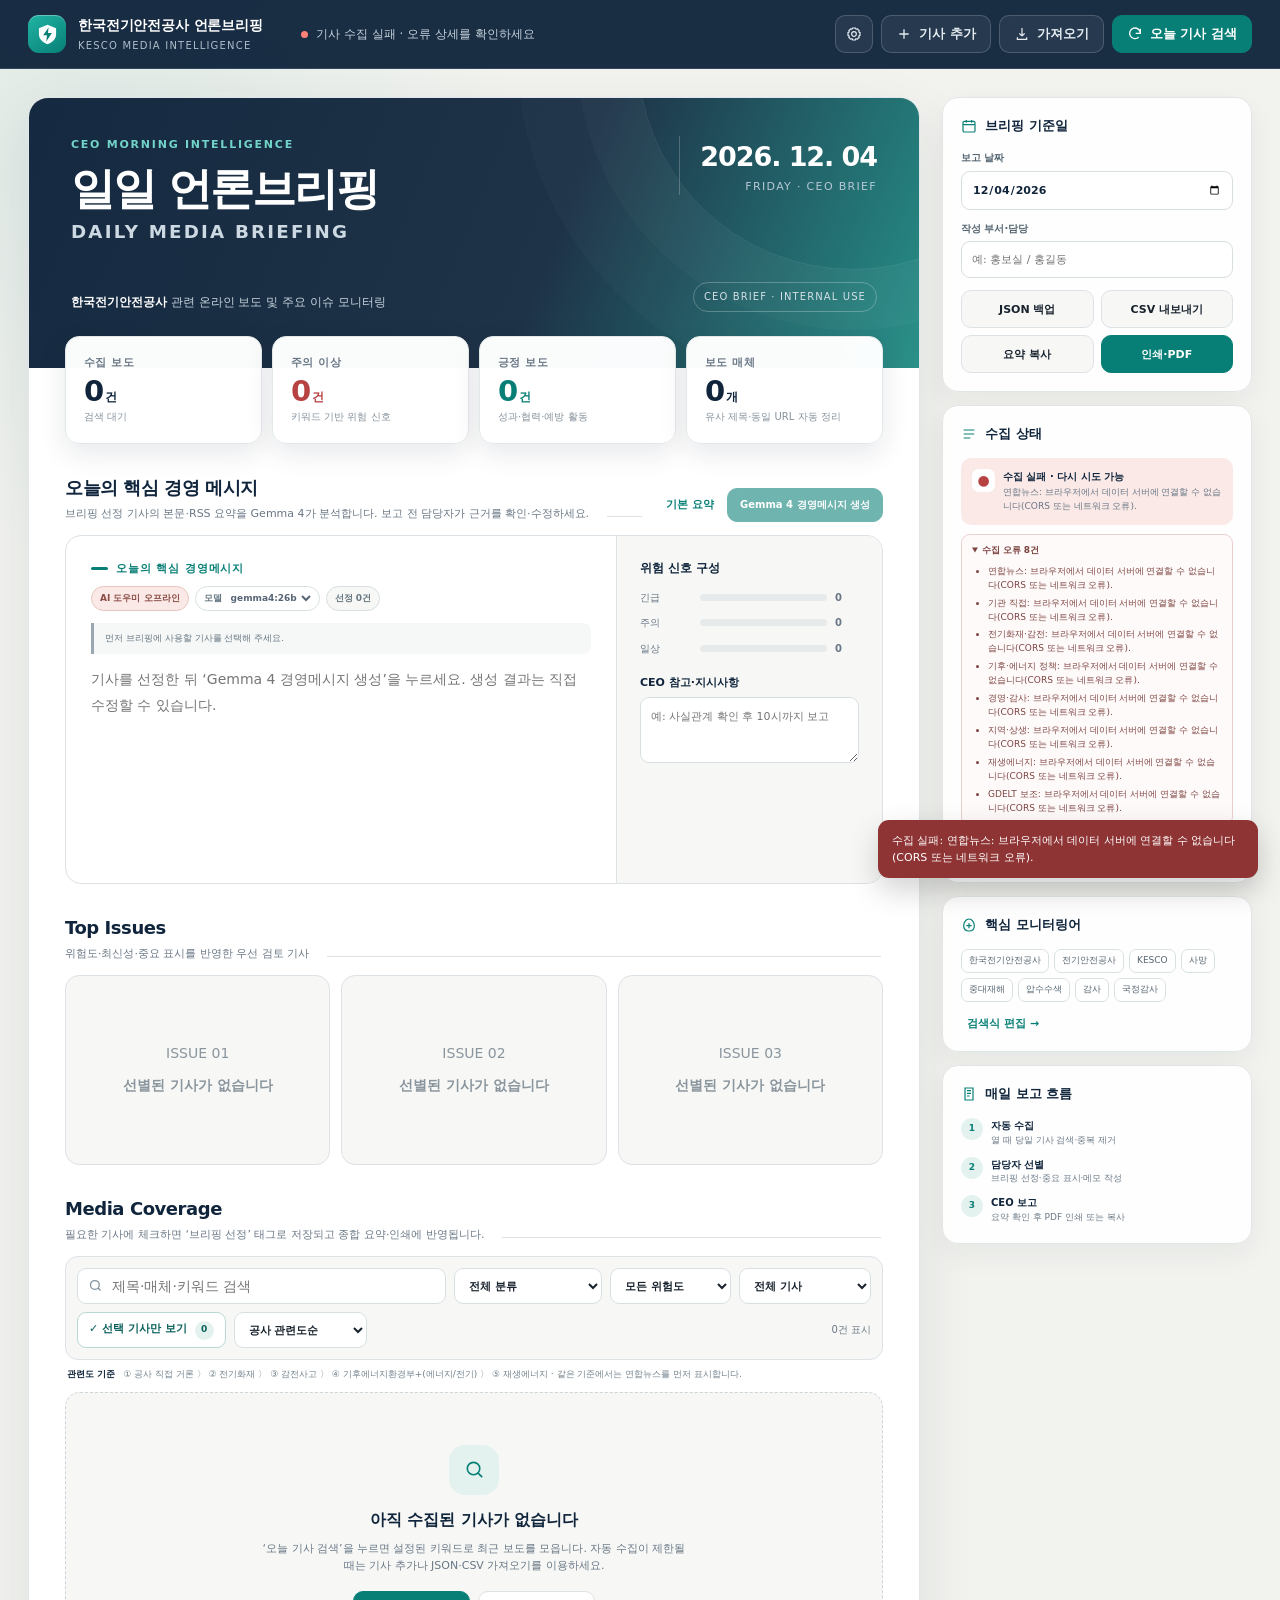
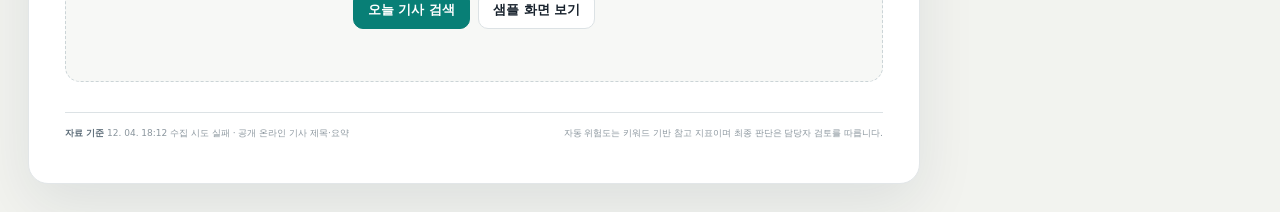
<file: legacy/kesco_media_briefing_original.html>
<!doctype html>
<html lang="ko">
<head>
  <meta charset="utf-8">
  <meta name="viewport" content="width=device-width, initial-scale=1">
  <meta name="color-scheme" content="light">
  <title>한국전기안전공사 CEO 언론브리핑</title>
  <style>
    :root {
      --navy: #10253c;
      --navy-2: #193752;
      --ink: #18222d;
      --muted: #697785;
      --line: #dce2e5;
      --paper: #ffffff;
      --canvas: #f2f3ef;
      --soft: #f7f8f6;
      --teal: #087f76;
      --teal-dark: #075f59;
      --teal-soft: #e4f2ef;
      --amber: #c97a16;
      --amber-soft: #fff2dc;
      --red: #b64242;
      --red-soft: #fae9e7;
      --blue: #326c9c;
      --blue-soft: #e8f0f7;
      --shadow: 0 20px 60px rgba(16, 37, 60, .09);
      --radius: 16px;
    }

    * { box-sizing: border-box; }
    html { scroll-behavior: smooth; }
    body {
      margin: 0;
      color: var(--ink);
      background:
        radial-gradient(circle at 8% 8%, rgba(8,127,118,.08), transparent 26rem),
        var(--canvas);
      font-family: Pretendard, "Noto Sans KR", "Apple SD Gothic Neo", system-ui, -apple-system, BlinkMacSystemFont, "Segoe UI", sans-serif;
      font-size: 14px;
      line-height: 1.55;
    }
    button, input, textarea, select { font: inherit; }
    button { cursor: pointer; }
    button:disabled { cursor: wait; opacity: .58; }
    a { color: inherit; }
    .sr-only {
      position: absolute; width: 1px; height: 1px; padding: 0; margin: -1px;
      overflow: hidden; clip: rect(0, 0, 0, 0); white-space: nowrap; border: 0;
    }

    .appbar {
      position: sticky;
      top: 0;
      z-index: 40;
      background: rgba(16, 37, 60, .96);
      color: #fff;
      border-bottom: 1px solid rgba(255,255,255,.12);
      backdrop-filter: blur(16px);
    }
    .appbar-inner {
      max-width: 1500px;
      min-height: 68px;
      margin: 0 auto;
      padding: 10px 28px;
      display: flex;
      align-items: center;
      gap: 18px;
    }
    .brand { display: flex; align-items: center; gap: 12px; min-width: 255px; }
    .brand-mark {
      width: 38px; height: 38px; border-radius: 11px;
      display: grid; place-items: center;
      background: linear-gradient(145deg, #20b4a4, #087f76);
      box-shadow: inset 0 1px rgba(255,255,255,.32);
    }
    .brand strong { display: block; font-size: 14px; letter-spacing: -.01em; }
    .brand small { display: block; margin-top: 1px; color: #aebdcb; font-size: 10px; letter-spacing: .12em; }
    .appbar-status {
      display: flex; align-items: center; gap: 8px;
      min-width: 0; color: #c6d2dd; font-size: 12px;
    }
    .status-dot { width: 7px; height: 7px; border-radius: 50%; background: #7b8c9c; flex: 0 0 auto; }
    .status-dot.live { background: #46d2af; box-shadow: 0 0 0 4px rgba(70,210,175,.12); }
    .status-dot.busy { background: #f5b852; animation: pulse 1s infinite; }
    .status-dot.error { background: #ff8178; }
    @keyframes pulse { 50% { opacity: .35; } }
    .appbar-actions { margin-left: auto; display: flex; align-items: center; gap: 8px; }
    .btn {
      min-height: 38px;
      padding: 8px 14px;
      border: 1px solid var(--line);
      border-radius: 10px;
      background: #fff;
      color: var(--ink);
      display: inline-flex;
      align-items: center;
      justify-content: center;
      gap: 7px;
      font-weight: 700;
      font-size: 13px;
      transition: transform .16s ease, background .16s ease, border-color .16s ease;
    }
    .btn:hover { transform: translateY(-1px); border-color: #bbc7cc; }
    .btn svg { width: 16px; height: 16px; }
    .btn-primary { background: var(--teal); color: #fff; border-color: var(--teal); }
    .btn-primary:hover { background: var(--teal-dark); border-color: var(--teal-dark); }
    .btn-ghost { color: #e4ebf0; background: rgba(255,255,255,.06); border-color: rgba(255,255,255,.18); }
    .btn-ghost:hover { background: rgba(255,255,255,.12); border-color: rgba(255,255,255,.30); }
    .btn-icon { width: 38px; padding: 0; }
    .btn-subtle { background: var(--soft); }
    .btn-danger { color: var(--red); }

    .workspace {
      max-width: 1500px;
      margin: 0 auto;
      padding: 28px;
      display: grid;
      grid-template-columns: minmax(0, 1fr) 310px;
      gap: 22px;
      align-items: start;
    }
    .report {
      min-width: 0;
      background: var(--paper);
      border: 1px solid #e2e6e8;
      border-radius: 20px;
      box-shadow: var(--shadow);
      overflow: hidden;
    }
    .report-masthead {
      position: relative;
      min-height: 270px;
      padding: 38px 42px 34px;
      color: #fff;
      background:
        linear-gradient(112deg, rgba(16,37,60,.98) 0%, rgba(16,37,60,.94) 58%, rgba(8,127,118,.88) 100%);
      overflow: hidden;
    }
    .report-masthead::before {
      content: "";
      position: absolute;
      width: 430px; height: 430px;
      border: 1px solid rgba(255,255,255,.09);
      border-radius: 50%; right: -150px; top: -260px;
      box-shadow: 0 0 0 60px rgba(255,255,255,.025), 0 0 0 120px rgba(255,255,255,.018);
    }
    .masthead-top { position: relative; display: flex; justify-content: space-between; align-items: flex-start; gap: 24px; }
    .eyebrow { margin: 0 0 13px; color: #72d4c8; font-weight: 800; font-size: 11px; letter-spacing: .16em; text-transform: uppercase; }
    .report-masthead h1 { margin: 0; font-size: clamp(30px, 3.4vw, 47px); line-height: 1.1; letter-spacing: -.045em; font-weight: 800; }
    .report-masthead h1 span { display: block; margin-top: 8px; color: #cdd9e2; font-size: .42em; letter-spacing: .12em; font-weight: 600; }
    .report-date-box { min-width: 170px; padding-left: 20px; border-left: 1px solid rgba(255,255,255,.22); text-align: right; }
    .report-date-box strong { display: block; font-size: 27px; letter-spacing: -.04em; }
    .report-date-box span { display: block; color: #b8c8d5; font-size: 11px; letter-spacing: .12em; }
    .masthead-bottom {
      position: relative;
      margin-top: 40px;
      display: flex; align-items: flex-end; justify-content: space-between; gap: 22px;
    }
    .scope-line { color: #c7d4de; font-size: 12px; }
    .scope-line strong { color: #fff; }
    .confidential { padding: 6px 10px; border: 1px solid rgba(255,255,255,.25); border-radius: 999px; color: #d6e0e7; font-size: 10px; letter-spacing: .11em; white-space: nowrap; }
    .demo-banner { display: none; padding: 10px 42px; background: #fff3cd; color: #674d00; font-weight: 700; border-bottom: 1px solid #f1d98a; }
    .demo-mode .demo-banner { display: block; }

    .report-body { padding: 30px 36px 42px; }
    .kpis {
      display: grid; grid-template-columns: repeat(4, 1fr); gap: 10px;
      margin-top: -62px; position: relative; z-index: 2;
    }
    .kpi {
      min-height: 108px;
      padding: 17px 18px;
      border: 1px solid #e2e7e8;
      border-radius: 14px;
      background: rgba(255,255,255,.98);
      box-shadow: 0 9px 28px rgba(8,31,51,.10);
    }
    .kpi-label { color: var(--muted); font-weight: 700; font-size: 11px; letter-spacing: .04em; }
    .kpi-value { margin: 4px 0 1px; font-size: 29px; line-height: 1.15; color: var(--navy); font-weight: 800; letter-spacing: -.04em; }
    .kpi-value small { margin-left: 2px; font-size: 12px; font-weight: 700; }
    .kpi-note { color: #85919c; font-size: 10px; }
    .kpi.risk .kpi-value { color: var(--red); }
    .kpi.positive .kpi-value { color: var(--teal); }

    .section { margin-top: 30px; }
    .section-heading { display: flex; align-items: flex-end; justify-content: space-between; gap: 16px; margin-bottom: 13px; }
    .section-heading h2 { margin: 0; color: var(--navy); font-size: 18px; letter-spacing: -.025em; }
    .section-heading p { margin: 3px 0 0; color: var(--muted); font-size: 11px; }
    .section-rule { flex: 1; height: 1px; margin: 0 2px 5px; background: var(--line); }
    .mini-action { border: 0; background: transparent; color: var(--teal); font-size: 11px; font-weight: 800; white-space: nowrap; }
    .summary-heading-actions { display: flex; align-items: center; gap: 7px; }
    .ai-generate-btn { min-height: 34px; padding: 7px 12px; font-size: 10px; }
    .summary-card {
      display: grid; grid-template-columns: 1.55fr .75fr;
      border: 1px solid var(--line); border-radius: var(--radius); overflow: hidden;
    }
    .summary-main { padding: 24px 25px; }
    .summary-label { display: flex; align-items: center; gap: 8px; margin-bottom: 11px; color: var(--teal); font-size: 11px; font-weight: 800; letter-spacing: .08em; }
    .summary-label::before { content: ""; width: 17px; height: 3px; background: var(--teal); border-radius: 9px; }
    .ai-summary-tools { display: flex; align-items: center; flex-wrap: wrap; gap: 6px; margin: -2px 0 12px; }
    .ai-pill { display: inline-flex; min-height: 25px; padding: 4px 8px; align-items: center; gap: 5px; border: 1px solid #d8e0e2; border-radius: 999px; background: var(--soft); color: #667782; font-size: 9px; font-weight: 800; }
    .ai-pill.online { color: #086b63; border-color: #b9ddd8; background: var(--teal-soft); }
    .ai-pill.offline { color: #8c4d45; border-color: #e5c6c1; background: var(--red-soft); }
    .ai-model-wrap { display: inline-flex; align-items: center; gap: 5px; min-height: 25px; padding: 3px 5px 3px 8px; border: 1px solid #d8e0e2; border-radius: 999px; background: #fff; color: #667782; font-size: 9px; font-weight: 800; }
    .ai-model-select { max-width: 145px; border: 0; outline: 0; background: transparent; color: var(--navy); font-size: 9px; font-weight: 800; }
    .ai-summary-status { margin: 0 0 13px; padding: 9px 11px; border-left: 3px solid #9aa8b1; border-radius: 0 8px 8px 0; background: #f6f8f8; color: #64747f; font-size: 9px; line-height: 1.5; }
    .ai-summary-status.ready { border-color: var(--teal); background: var(--teal-soft); color: #176b65; }
    .ai-summary-status.busy { border-color: var(--blue); background: var(--blue-soft); color: #315c7d; }
    .ai-summary-status.stale { border-color: var(--amber); background: var(--amber-soft); color: #7a5621; }
    .ai-summary-status.error { border-color: var(--red); background: var(--red-soft); color: #82463f; }
    .summary-editor {
      width: 100%; min-height: 185px; resize: none; overflow: hidden;
      border: 0; outline: 0; padding: 0; background: transparent;
      color: var(--ink); font-size: 14px; line-height: 1.8;
    }
    .print-summary { display: none; white-space: pre-wrap; font-size: 13px; line-height: 1.75; }
    .summary-side { padding: 23px; background: var(--soft); border-left: 1px solid var(--line); }
    .summary-side h3 { margin: 0 0 12px; color: var(--navy); font-size: 12px; }
    .risk-stack { display: grid; gap: 10px; }
    .risk-row { display: grid; grid-template-columns: 52px 1fr 24px; align-items: center; gap: 8px; font-size: 10px; color: var(--muted); }
    .risk-track { height: 7px; background: #e6eaeb; border-radius: 999px; overflow: hidden; }
    .risk-fill { height: 100%; border-radius: inherit; transition: width .3s ease; }
    .risk-fill.critical { background: var(--red); }
    .risk-fill.watch { background: var(--amber); }
    .risk-fill.routine { background: var(--teal); }
    .action-note { margin-top: 18px; }
    .action-note label { display: block; color: var(--navy); margin-bottom: 6px; font-size: 11px; font-weight: 800; }
    .action-note textarea {
      width: 100%; min-height: 66px; resize: vertical;
      padding: 10px; border: 1px solid #d8dfe1; border-radius: 9px; background: #fff; color: var(--ink); font-size: 11px;
    }
    .print-action-note { display: none; white-space: pre-wrap; font-size: 11px; }

    .issues-grid { display: grid; grid-template-columns: repeat(3, 1fr); gap: 11px; }
    .issue-card {
      min-height: 190px; padding: 18px;
      border: 1px solid var(--line); border-radius: 14px; background: #fff;
      display: flex; flex-direction: column; gap: 10px;
    }
    .issue-card.empty { background: var(--soft); color: #8a959d; justify-content: center; text-align: center; }
    .issue-head { display: flex; align-items: center; justify-content: space-between; gap: 8px; }
    .rank { color: #a0a9b0; font-size: 10px; font-weight: 800; letter-spacing: .08em; }
    .badge { display: inline-flex; align-items: center; gap: 4px; min-height: 22px; padding: 3px 8px; border-radius: 999px; font-size: 9px; font-weight: 800; white-space: nowrap; }
    .badge-critical { color: #8c2c2c; background: var(--red-soft); }
    .badge-watch { color: #8d570c; background: var(--amber-soft); }
    .badge-routine { color: #086b63; background: var(--teal-soft); }
    .badge-positive { color: #086b63; background: var(--teal-soft); }
    .badge-neutral { color: #536572; background: #edf0f1; }
    .badge-negative { color: #9d3737; background: var(--red-soft); }
    .badge-manual { color: #3d6284; background: var(--blue-soft); }
    .badge-relevance { color: #244f73; background: var(--blue-soft); border: 1px solid #cfdeea; }
    .badge-relevance.top { color: #086b63; background: var(--teal-soft); border-color: #c5e3de; }
    .badge-yonhap { color: #174a8b; background: #edf4ff; border: 1px solid #c9dbf5; }
    .badge-selected { color: #086b63; background: var(--teal-soft); border: 1px solid #b7ddd7; }
    .issue-card h3 { margin: 0; color: var(--navy); font-size: 14px; line-height: 1.45; letter-spacing: -.015em; }
    .issue-meta { margin-top: auto; color: var(--muted); font-size: 10px; }
    .issue-reason { padding-top: 9px; border-top: 1px solid #e7eaeb; color: #596a76; font-size: 10px; }

    .article-toolbar {
      display: flex; align-items: center; gap: 8px; flex-wrap: wrap;
      padding: 11px; border: 1px solid var(--line); border-radius: 13px; background: var(--soft);
    }
    .search-box { position: relative; min-width: 220px; flex: 1; }
    .search-box svg { position: absolute; left: 11px; top: 10px; width: 15px; height: 15px; color: #80909b; }
    .search-box input { width: 100%; height: 36px; padding: 7px 12px 7px 34px; border: 1px solid #d9e0e2; border-radius: 9px; background: #fff; outline: 0; }
    .search-box input:focus { border-color: var(--teal); box-shadow: 0 0 0 3px rgba(8,127,118,.10); }
    .control-select { height: 36px; padding: 6px 30px 6px 10px; border: 1px solid #d9e0e2; border-radius: 9px; background: #fff; color: var(--ink); font-size: 11px; font-weight: 700; }
    .selection-toggle { height: 36px; padding: 6px 11px; border: 1px solid #b9d8d4; border-radius: 9px; background: #fff; color: var(--teal-dark); font-size: 11px; font-weight: 800; white-space: nowrap; }
    .selection-toggle:hover { border-color: var(--teal); background: var(--teal-soft); }
    .selection-toggle.active { border-color: var(--teal); background: var(--teal); color: #fff; box-shadow: 0 4px 12px rgba(8,127,118,.18); }
    .selection-toggle strong { display: inline-grid; min-width: 19px; height: 19px; margin-left: 4px; padding: 0 5px; place-items: center; border-radius: 999px; background: var(--teal-soft); color: var(--teal-dark); font-size: 9px; }
    .selection-toggle.active strong { background: rgba(255,255,255,.2); color: #fff; }
    .count-label { margin-left: auto; color: var(--muted); font-size: 10px; white-space: nowrap; }
    .relevance-guide { display: flex; align-items: flex-start; gap: 8px; margin: 8px 2px 0; color: #71808a; font-size: 9px; }
    .relevance-guide strong { flex: 0 0 auto; color: var(--navy); }
    .articles { display: grid; gap: 9px; margin-top: 10px; }
    .article-card {
      display: grid; grid-template-columns: 27px minmax(0, 1fr) 84px;
      gap: 12px; padding: 15px 14px;
      border: 1px solid var(--line); border-radius: 13px; background: #fff;
      transition: border-color .16s ease, box-shadow .16s ease;
    }
    .article-card:hover { border-color: #bfcace; box-shadow: 0 7px 20px rgba(16,37,60,.06); }
    .article-card.included { border-color: #9ccfc9; box-shadow: inset 3px 0 0 var(--teal); }
    .article-card:not(.included) { background: #fcfdfd; }
    .include-check { appearance: none; width: 19px; height: 19px; margin: 3px 0 0; border: 1.5px solid #aeb9bf; border-radius: 6px; background: #fff; }
    .include-check:checked { background: var(--teal); border-color: var(--teal); box-shadow: inset 0 0 0 4px #fff; }
    .article-main { min-width: 0; }
    .article-badges { display: flex; align-items: center; flex-wrap: wrap; gap: 5px; margin-bottom: 6px; }
    .category-label { color: var(--blue); font-size: 9px; font-weight: 800; letter-spacing: .04em; }
    .article-title {
      display: inline; color: var(--navy); text-decoration: none; font-size: 14px; font-weight: 800; line-height: 1.45; letter-spacing: -.012em;
    }
    .article-title[href]:hover { color: var(--teal); text-decoration: underline; text-underline-offset: 3px; }
    .article-meta { display: flex; flex-wrap: wrap; align-items: center; gap: 5px 10px; margin-top: 7px; color: var(--muted); font-size: 10px; }
    .article-desc { margin: 7px 0 0; color: #687986; font-size: 10px; line-height: 1.55; display: -webkit-box; -webkit-line-clamp: 2; -webkit-box-orient: vertical; overflow: hidden; }
    .article-note { margin-top: 8px; width: 100%; padding: 7px 9px; border: 1px dashed #ccd5d8; border-radius: 8px; background: #fbfcfb; color: var(--ink); font-size: 10px; outline: 0; }
    .article-note:focus { border-style: solid; border-color: var(--teal); background: #fff; }
    .article-actions { display: flex; justify-content: flex-end; align-items: flex-start; gap: 4px; }
    .small-icon {
      width: 31px; height: 31px; padding: 0; border: 1px solid #dde2e4; border-radius: 8px; background: #fff; color: #798892; display: grid; place-items: center;
    }
    .small-icon:hover { color: var(--navy); border-color: #bfc9cd; }
    .small-icon.active { color: #b66a00; background: var(--amber-soft); border-color: #efcf9f; }
    .small-icon svg { width: 14px; height: 14px; }
    .empty-state { padding: 52px 24px; border: 1px dashed #cbd4d7; border-radius: 15px; background: var(--soft); text-align: center; }
    .empty-icon { width: 50px; height: 50px; margin: 0 auto 13px; border-radius: 16px; display: grid; place-items: center; color: var(--teal); background: var(--teal-soft); }
    .empty-state h3 { margin: 0; color: var(--navy); font-size: 16px; }
    .empty-state p { max-width: 430px; margin: 7px auto 17px; color: var(--muted); font-size: 11px; }
    .empty-actions { display: flex; justify-content: center; gap: 8px; flex-wrap: wrap; }

    .report-footer { margin-top: 30px; padding-top: 14px; border-top: 1px solid var(--line); display: flex; justify-content: space-between; gap: 18px; color: #8a959d; font-size: 9px; }
    .report-footer strong { color: #5c6c78; }

    .side-panel { position: sticky; top: 91px; display: grid; gap: 13px; }
    .side-card { padding: 18px; border: 1px solid #e0e5e6; border-radius: 16px; background: rgba(255,255,255,.90); box-shadow: 0 10px 30px rgba(16,37,60,.055); }
    .side-card h2 { display: flex; align-items: center; gap: 8px; margin: 0 0 14px; color: var(--navy); font-size: 13px; }
    .side-card h2 svg { width: 16px; color: var(--teal); }
    .field { margin-top: 11px; }
    .field:first-child { margin-top: 0; }
    .field label { display: block; margin-bottom: 5px; color: #546571; font-size: 10px; font-weight: 800; }
    .field input, .field select, .field textarea { width: 100%; padding: 9px 10px; border: 1px solid #d7dee0; border-radius: 9px; background: #fff; color: var(--ink); outline: 0; font-size: 11px; }
    .field input:focus, .field select:focus, .field textarea:focus { border-color: var(--teal); box-shadow: 0 0 0 3px rgba(8,127,118,.09); }
    .date-input { font-weight: 800; color: var(--navy) !important; }
    .side-actions { display: grid; grid-template-columns: 1fr 1fr; gap: 7px; margin-top: 12px; }
    .side-actions .btn { padding-inline: 8px; font-size: 11px; }
    .source-state { padding: 11px; border-radius: 10px; background: var(--soft); }
    .source-state.error { background: var(--red-soft); }
    .source-state.error .source-icon { color: var(--red); background: #fff; }
    .source-state.warning { background: var(--amber-soft); }
    .source-line { display: flex; align-items: flex-start; gap: 8px; }
    .source-icon { flex: 0 0 auto; width: 23px; height: 23px; border-radius: 7px; display: grid; place-items: center; background: var(--teal-soft); color: var(--teal); }
    .source-line strong { display: block; color: var(--navy); font-size: 10px; }
    .source-line span { display: block; margin-top: 1px; color: var(--muted); font-size: 9px; }
    .collection-errors { margin-top: 9px; padding: 9px 10px; border: 1px solid #ead0cd; border-radius: 9px; background: #fffafa; color: #7c4440; font-size: 9px; }
    .collection-errors summary { cursor: pointer; font-weight: 800; }
    .collection-errors ul { margin: 7px 0 0; padding-left: 16px; }
    .collection-errors li + li { margin-top: 4px; }
    .keyword-cloud { display: flex; flex-wrap: wrap; gap: 5px; }
    .keyword-chip { padding: 4px 7px; border: 1px solid #d9e1e2; border-radius: 7px; background: #fff; color: #52636f; font-size: 9px; }
    .side-card p.helper { margin: 10px 0 0; color: #82909a; font-size: 9px; }
    .workflow { display: grid; gap: 9px; }
    .workflow-step { display: grid; grid-template-columns: 22px 1fr; gap: 8px; }
    .workflow-step span { width: 22px; height: 22px; display: grid; place-items: center; border-radius: 50%; color: var(--teal); background: var(--teal-soft); font-size: 9px; font-weight: 800; }
    .workflow-step strong { display: block; color: var(--navy); font-size: 10px; }
    .workflow-step small { display: block; color: var(--muted); font-size: 9px; }

    .overlay {
      position: fixed; inset: 0; z-index: 80; padding: 24px;
      display: none; align-items: center; justify-content: center;
      background: rgba(5, 18, 31, .56); backdrop-filter: blur(5px);
    }
    .overlay.open { display: flex; }
    .modal {
      width: min(760px, 100%); max-height: min(840px, calc(100vh - 48px)); overflow: auto;
      border-radius: 20px; background: #fff; box-shadow: 0 30px 100px rgba(0,0,0,.23);
    }
    .modal.small { width: min(560px, 100%); }
    .modal-header { position: sticky; top: 0; z-index: 2; display: flex; align-items: center; justify-content: space-between; padding: 19px 22px; border-bottom: 1px solid var(--line); background: rgba(255,255,255,.97); }
    .modal-header h2 { margin: 0; color: var(--navy); font-size: 17px; }
    .close-btn { width: 34px; height: 34px; border: 0; border-radius: 9px; background: var(--soft); color: #657681; font-size: 20px; }
    .modal-body { padding: 22px; }
    .modal-footer { position: sticky; bottom: 0; display: flex; justify-content: flex-end; gap: 8px; padding: 15px 22px; border-top: 1px solid var(--line); background: rgba(255,255,255,.97); }
    .settings-section { margin-top: 24px; }
    .settings-section:first-child { margin-top: 0; }
    .settings-section h3 { margin: 0 0 5px; color: var(--navy); font-size: 13px; }
    .settings-section > p { margin: 0 0 12px; color: var(--muted); font-size: 10px; }
    .settings-grid { display: grid; grid-template-columns: 1fr 1fr; gap: 11px; }
    .setting-box { padding: 13px; border: 1px solid var(--line); border-radius: 11px; background: var(--soft); }
    .toggle-line { display: flex; align-items: flex-start; gap: 10px; }
    .toggle-line input { width: 17px; height: 17px; margin: 1px 0 0; accent-color: var(--teal); }
    .toggle-line strong { display: block; color: var(--navy); font-size: 11px; }
    .toggle-line small { display: block; color: var(--muted); font-size: 9px; }
    .query-list { display: grid; gap: 8px; }
    .query-row { display: grid; grid-template-columns: 22px 82px 1fr; align-items: center; gap: 8px; padding: 9px 10px; border: 1px solid var(--line); border-radius: 10px; }
    .query-row input[type="checkbox"] { width: 16px; height: 16px; accent-color: var(--teal); }
    .query-row label { color: var(--navy); font-size: 10px; font-weight: 800; }
    .query-row input[type="text"] { min-width: 0; width: 100%; padding: 7px 8px; border: 1px solid #d8dfe1; border-radius: 7px; color: var(--ink); font-size: 10px; }
    .security-note { margin-top: 10px; padding: 11px 12px; border-left: 3px solid var(--amber); background: var(--amber-soft); color: #755221; font-size: 9px; }
    .form-grid { display: grid; grid-template-columns: 1fr 1fr; gap: 11px; }
    .form-grid .full { grid-column: 1 / -1; }
    .required::after { content: " *"; color: var(--red); }

    .toast-region { position: fixed; z-index: 120; right: 22px; bottom: 22px; display: grid; gap: 8px; pointer-events: none; }
    .toast { min-width: 270px; max-width: 380px; padding: 12px 14px; border-radius: 11px; color: #fff; background: var(--navy); box-shadow: 0 12px 30px rgba(0,0,0,.18); font-size: 11px; animation: toast-in .18s ease; }
    .toast.error { background: #8f3434; }
    .toast.success { background: var(--teal-dark); }
    @keyframes toast-in { from { transform: translateY(7px); opacity: 0; } }
    .spinner { width: 14px; height: 14px; border: 2px solid rgba(255,255,255,.34); border-top-color: #fff; border-radius: 50%; animation: spin .8s linear infinite; }
    @keyframes spin { to { transform: rotate(360deg); } }

    @media (max-width: 1120px) {
      .workspace { grid-template-columns: 1fr; }
      .side-panel { position: static; grid-template-columns: repeat(3, 1fr); }
      .appbar-status { display: none; }
    }
    @media (max-width: 780px) {
      .appbar-inner { padding: 9px 14px; }
      .brand { min-width: 0; }
      .brand small, .appbar-actions .hide-mobile { display: none; }
      .workspace { padding: 12px; }
      .report { border-radius: 15px; }
      .report-masthead { min-height: 240px; padding: 28px 23px; }
      .report-date-box { min-width: 125px; }
      .report-date-box strong { font-size: 21px; }
      .masthead-bottom { margin-top: 32px; }
      .report-body { padding: 24px 18px 30px; }
      .kpis { grid-template-columns: repeat(2, 1fr); margin-top: -51px; }
      .summary-card { grid-template-columns: 1fr; }
      .summary-side { border-left: 0; border-top: 1px solid var(--line); }
      .issues-grid { grid-template-columns: 1fr; }
      .article-card { grid-template-columns: 24px minmax(0, 1fr); }
      .article-actions { grid-column: 2; justify-content: flex-start; }
      .side-panel { grid-template-columns: 1fr; }
      .settings-grid, .form-grid { grid-template-columns: 1fr; }
      .form-grid .full { grid-column: auto; }
      .query-row { grid-template-columns: 20px 72px 1fr; }
    }

    @page { size: A4; margin: 12mm 12mm 13mm; }
    @media print {
      :root { --line: #d5dadd; }
      body { background: #fff !important; color: #161d24; font-size: 10pt; -webkit-print-color-adjust: exact; print-color-adjust: exact; }
      .no-print, .appbar, .side-panel, .overlay, .toast-region, .article-toolbar, .article-actions, .include-check, .mini-action, .article-note { display: none !important; }
      .workspace { display: block; max-width: none; padding: 0; }
      .report { border: 0; border-radius: 0; box-shadow: none; overflow: visible; }
      .report-masthead { min-height: 48mm; padding: 13mm 12mm 11mm; border-radius: 0; }
      .report-masthead h1 { font-size: 26pt; }
      .report-masthead h1 span { font-size: 10pt; }
      .report-date-box strong { font-size: 16pt; }
      .masthead-bottom { margin-top: 9mm; }
      .demo-banner { padding: 3mm 10mm; }
      .report-body { padding: 7mm 7mm 0; }
      .kpis { grid-template-columns: repeat(4, 1fr); margin-top: -13mm; gap: 2mm; }
      .kpi { min-height: 24mm; padding: 3.2mm; border-radius: 2mm; box-shadow: 0 2mm 6mm rgba(16,37,60,.08); }
      .kpi-value { font-size: 18pt; }
      .section { margin-top: 6mm; }
      .section-heading { margin-bottom: 2.5mm; }
      .section-heading h2 { font-size: 12pt; }
      .summary-card { grid-template-columns: 1.55fr .75fr; border-radius: 2mm; break-inside: avoid; }
      .summary-main, .summary-side { padding: 4mm; }
      .summary-editor, .action-note textarea { display: none !important; }
      .print-summary, .print-action-note { display: block; }
      .issues-grid { grid-template-columns: repeat(3, 1fr); gap: 2mm; }
      .issue-card { min-height: 33mm; padding: 3mm; border-radius: 2mm; break-inside: avoid; }
      .issue-card h3 { font-size: 9.5pt; }
      .article-card { grid-template-columns: minmax(0, 1fr); padding: 3mm 3.5mm; border-radius: 2mm; break-inside: avoid; }
      .article-card:not(.included) { display: none !important; }
      .article-title { font-size: 9.5pt; }
      .article-desc { font-size: 7.5pt; -webkit-line-clamp: 2; }
      .article-meta { font-size: 7.5pt; }
      .articles { gap: 2mm; }
      .report-footer { font-size: 7pt; }
    }
  </style>
</head>
<body>
  <header class="appbar no-print">
    <div class="appbar-inner">
      <div class="brand" aria-label="한국전기안전공사 언론브리핑">
        <div class="brand-mark" aria-hidden="true">
          <svg viewBox="0 0 32 32" width="25" height="25" fill="none">
            <path d="M16 3.5 27 8v7.5c0 6.5-4.5 10.8-11 13-6.5-2.2-11-6.5-11-13V8l11-4.5Z" fill="white" fill-opacity=".98"/>
            <path d="m17.4 7-7 10.1h5l-1 7.9 7.2-11h-5.1l.9-7Z" fill="#087f76"/>
          </svg>
        </div>
        <div><strong>한국전기안전공사 언론브리핑</strong><small>KESCO MEDIA INTELLIGENCE</small></div>
      </div>
      <div class="appbar-status" aria-live="polite">
        <span id="statusDot" class="status-dot"></span>
        <span id="globalStatus">오늘 브리핑을 준비하고 있습니다</span>
      </div>
      <nav class="appbar-actions" aria-label="주요 작업">
        <button class="btn btn-ghost btn-icon" id="settingsBtn" title="검색 설정" aria-label="검색 설정">
          <svg viewBox="0 0 24 24" fill="none" stroke="currentColor" stroke-width="1.8"><path d="M12 15.5a3.5 3.5 0 1 0 0-7 3.5 3.5 0 0 0 0 7Z"/><path d="M19.4 15a1.7 1.7 0 0 0 .34 1.88l.06.06-2.83 2.83-.06-.06a1.7 1.7 0 0 0-1.88-.34 1.7 1.7 0 0 0-1.03 1.55V21h-4v-.08a1.7 1.7 0 0 0-1.03-1.55 1.7 1.7 0 0 0-1.88.34l-.06.06-2.83-2.83.06-.06A1.7 1.7 0 0 0 4.6 15a1.7 1.7 0 0 0-1.52-1H3v-4h.08A1.7 1.7 0 0 0 4.6 9a1.7 1.7 0 0 0-.34-1.88l-.06-.06 2.83-2.83.06.06A1.7 1.7 0 0 0 9 4.6 1.7 1.7 0 0 0 10 3.08V3h4v.08A1.7 1.7 0 0 0 15 4.6a1.7 1.7 0 0 0 1.88-.34l.06-.06 2.83 2.83-.06.06A1.7 1.7 0 0 0 19.4 9a1.7 1.7 0 0 0 1.52 1H21v4h-.08A1.7 1.7 0 0 0 19.4 15Z"/></svg>
        </button>
        <button class="btn btn-ghost hide-mobile" id="addArticleBtn">
          <svg viewBox="0 0 24 24" fill="none" stroke="currentColor" stroke-width="2"><path d="M12 5v14M5 12h14"/></svg>기사 추가
        </button>
        <button class="btn btn-ghost hide-mobile" id="importBtn">
          <svg viewBox="0 0 24 24" fill="none" stroke="currentColor" stroke-width="1.8"><path d="M12 3v12m0 0 4-4m-4 4-4-4M5 17v3h14v-3"/></svg>가져오기
        </button>
        <button class="btn btn-primary" id="refreshBtn" data-testid="refresh-news">
          <svg viewBox="0 0 24 24" fill="none" stroke="currentColor" stroke-width="2"><path d="M20 11a8 8 0 1 0-2.34 5.66M20 4v7h-7"/></svg><span>오늘 기사 검색</span>
        </button>
      </nav>
    </div>
  </header>

  <main class="workspace">
    <article class="report" id="report">
      <section class="report-masthead">
        <div class="masthead-top">
          <div>
            <p class="eyebrow">CEO Morning Intelligence</p>
            <h1>일일 언론브리핑<span>DAILY MEDIA BRIEFING</span></h1>
          </div>
          <div class="report-date-box">
            <strong id="mastheadDate">2026. 07. 15</strong>
            <span id="mastheadDay">WEDNESDAY · 08:00 KST</span>
          </div>
        </div>
        <div class="masthead-bottom">
          <div class="scope-line"><strong>한국전기안전공사</strong> 관련 온라인 보도 및 주요 이슈 모니터링</div>
          <div class="confidential">CEO BRIEF · INTERNAL USE</div>
        </div>
      </section>
      <div class="demo-banner">샘플 화면입니다. 실제 보고에 사용하기 전에 ‘오늘 기사 검색’을 실행하거나 실제 기사를 가져오세요.</div>

      <div class="report-body">
        <section class="kpis" aria-label="핵심 지표">
          <div class="kpi">
            <div class="kpi-label">수집 보도</div><div class="kpi-value" id="kpiTotal">0<small>건</small></div><div class="kpi-note" id="kpiTotalNote">검색 대기</div>
          </div>
          <div class="kpi risk">
            <div class="kpi-label">주의 이상</div><div class="kpi-value" id="kpiRisk">0<small>건</small></div><div class="kpi-note">키워드 기반 위험 신호</div>
          </div>
          <div class="kpi positive">
            <div class="kpi-label">긍정 보도</div><div class="kpi-value" id="kpiPositive">0<small>건</small></div><div class="kpi-note">성과·협력·예방 활동</div>
          </div>
          <div class="kpi">
            <div class="kpi-label">보도 매체</div><div class="kpi-value" id="kpiSources">0<small>개</small></div><div class="kpi-note" id="kpiSourceNote">중복 제목 자동 정리</div>
          </div>
        </section>

        <section class="section">
          <div class="section-heading">
            <div><h2>오늘의 핵심 경영 메시지</h2><p>브리핑 선정 기사의 본문·RSS 요약을 Gemma 4가 분석합니다. 보고 전 담당자가 근거를 확인·수정하세요.</p></div>
            <div class="section-rule"></div>
            <div class="summary-heading-actions no-print">
              <button class="mini-action" id="ruleSummaryBtn">기본 요약</button>
              <button class="btn btn-primary ai-generate-btn" id="generateAiSummaryBtn">Gemma 4 경영메시지 생성</button>
            </div>
          </div>
          <div class="summary-card">
            <div class="summary-main">
              <div class="summary-label">오늘의 핵심 경영메시지</div>
              <div class="ai-summary-tools no-print">
                <span class="ai-pill" id="aiConnectionState">AI 도우미 확인 중</span>
                <label class="ai-model-wrap" for="aiModelSelect">모델
                  <select class="ai-model-select" id="aiModelSelect"><option value="gemma4:26b">gemma4:26b</option><option value="gemma4:e4b">gemma4:e4b</option><option value="gemma4:e2b">gemma4:e2b</option></select>
                </label>
                <span class="ai-pill" id="aiCoverageState">선정 0건</span>
              </div>
              <div class="ai-summary-status no-print" id="aiSummaryStatus">원클릭 실행 파일로 AI 도우미를 시작하면 선정 기사 분석을 사용할 수 있습니다.</div>
              <textarea id="summaryEditor" class="summary-editor" aria-label="CEO 핵심 경영메시지" placeholder="기사를 선정한 뒤 ‘Gemma 4 경영메시지 생성’을 누르세요. 생성 결과는 직접 수정할 수 있습니다."></textarea>
              <div id="printSummary" class="print-summary"></div>
            </div>
            <aside class="summary-side">
              <h3>위험 신호 구성</h3>
              <div class="risk-stack">
                <div class="risk-row"><span>긴급</span><div class="risk-track"><div id="criticalBar" class="risk-fill critical" style="width:0"></div></div><strong id="criticalCount">0</strong></div>
                <div class="risk-row"><span>주의</span><div class="risk-track"><div id="watchBar" class="risk-fill watch" style="width:0"></div></div><strong id="watchCount">0</strong></div>
                <div class="risk-row"><span>일상</span><div class="risk-track"><div id="routineBar" class="risk-fill routine" style="width:0"></div></div><strong id="routineCount">0</strong></div>
              </div>
              <div class="action-note">
                <label for="actionNote">CEO 참고·지시사항</label>
                <textarea id="actionNote" placeholder="예: 사실관계 확인 후 10시까지 보고"></textarea>
                <div id="printActionNote" class="print-action-note"></div>
              </div>
            </aside>
          </div>
        </section>

        <section class="section">
          <div class="section-heading"><div><h2>Top Issues</h2><p>위험도·최신성·중요 표시를 반영한 우선 검토 기사</p></div><div class="section-rule"></div></div>
          <div class="issues-grid" id="topIssues"></div>
        </section>

        <section class="section" id="articlesSection">
          <div class="section-heading"><div><h2>Media Coverage</h2><p>필요한 기사에 체크하면 ‘브리핑 선정’ 태그로 저장되고 종합 요약·인쇄에 반영됩니다.</p></div><div class="section-rule"></div></div>
          <div class="article-toolbar no-print">
            <div class="search-box">
              <svg viewBox="0 0 24 24" fill="none" stroke="currentColor" stroke-width="2"><circle cx="11" cy="11" r="7"/><path d="m20 20-4-4"/></svg>
              <label class="sr-only" for="articleSearch">기사 내 검색</label>
              <input id="articleSearch" type="search" placeholder="제목·매체·키워드 검색">
            </div>
            <label class="sr-only" for="categoryFilter">분류 필터</label>
            <select id="categoryFilter" class="control-select"><option value="all">전체 분류</option></select>
            <label class="sr-only" for="riskFilter">위험도 필터</label>
            <select id="riskFilter" class="control-select">
              <option value="all">모든 위험도</option><option value="critical">긴급</option><option value="watch">주의</option><option value="routine">일상</option>
            </select>
            <label class="sr-only" for="selectionFilter">선정 상태 필터</label>
            <select id="selectionFilter" class="control-select"><option value="all">전체 기사</option><option value="selected">브리핑 선정만</option><option value="starred">중요 표시만</option><option value="unselected">미선정만</option></select>
            <button type="button" id="selectedOnlyBtn" class="selection-toggle" aria-pressed="false">✓ 선택 기사만 보기 <strong id="selectedOnlyCount">0</strong></button>
            <label class="sr-only" for="sortOrder">정렬</label>
            <select id="sortOrder" class="control-select"><option value="relevance">공사 관련도순</option><option value="priority">위험·중요도순</option><option value="newest">최신순</option><option value="source">매체순</option></select>
            <span class="count-label" id="visibleCount">0건 표시</span>
          </div>
          <div class="relevance-guide no-print"><strong>관련도 기준</strong><span>① 공사 직접 거론 〉 ② 전기화재 〉 ③ 감전사고 〉 ④ 기후에너지환경부+(에너지/전기) 〉 ⑤ 재생에너지 · 같은 기준에서는 연합뉴스를 먼저 표시합니다.</span></div>
          <div class="articles" id="articleList" data-testid="article-list"></div>
        </section>

        <footer class="report-footer">
          <div><strong>자료 기준</strong> <span id="footerTimestamp">수집 전</span> · 공개 온라인 기사 제목·요약</div>
          <div>자동 위험도는 키워드 기반 참고 지표이며 최종 판단은 담당자 검토를 따릅니다.</div>
        </footer>
      </div>
    </article>

    <aside class="side-panel no-print">
      <section class="side-card">
        <h2>
          <svg viewBox="0 0 24 24" fill="none" stroke="currentColor" stroke-width="1.8"><rect x="3" y="5" width="18" height="16" rx="2"/><path d="M16 3v4M8 3v4M3 10h18"/></svg>
          브리핑 기준일
        </h2>
        <div class="field"><label for="reportDate">보고 날짜</label><input id="reportDate" class="date-input" type="date"></div>
        <div class="field"><label for="preparedBy">작성 부서·담당</label><input id="preparedBy" type="text" placeholder="예: 홍보실 / 홍길동"></div>
        <div class="side-actions">
          <button class="btn btn-subtle" id="exportBtn">JSON 백업</button>
          <button class="btn btn-subtle" id="csvBtn">CSV 내보내기</button>
          <button class="btn btn-subtle" id="copySummaryBtn">요약 복사</button>
          <button class="btn btn-primary" id="printBtn">인쇄·PDF</button>
        </div>
      </section>

      <section class="side-card">
        <h2>
          <svg viewBox="0 0 24 24" fill="none" stroke="currentColor" stroke-width="1.8"><path d="M4 6h16M4 12h16M4 18h10"/></svg>
          수집 상태
        </h2>
        <div class="source-state" id="sourceStateBox">
          <div class="source-line">
            <div class="source-icon">●</div>
            <div><strong id="sourceStateTitle">검색 대기</strong><span id="sourceStateDetail">연합뉴스 RSS 우선 · Google 뉴스 보완</span></div>
          </div>
        </div>
        <details class="collection-errors" id="collectionErrors" hidden>
          <summary id="collectionErrorsSummary">수집 오류 상세</summary>
          <ul id="collectionErrorsList"></ul>
        </details>
        <p class="helper">페이지를 열어 둔 상태에서만 자동 검색됩니다. 결과는 이 브라우저에 날짜별로 저장됩니다.</p>
      </section>

      <section class="side-card">
        <h2>
          <svg viewBox="0 0 24 24" fill="none" stroke="currentColor" stroke-width="1.8"><path d="M20 13c0 5-3.5 8-8 8s-8-3-8-8 3.5-10 8-10 8 5 8 10Z"/><path d="M8 13h8M12 9v8"/></svg>
          핵심 모니터링어
        </h2>
        <div class="keyword-cloud" id="keywordCloud"></div>
        <button class="mini-action" id="editKeywordsBtn" style="margin-top:12px">검색식 편집 →</button>
      </section>

      <section class="side-card">
        <h2>
          <svg viewBox="0 0 24 24" fill="none" stroke="currentColor" stroke-width="1.8"><path d="M6 3h12v18H6zM9 7h6M9 11h6M9 15h4"/></svg>
          매일 보고 흐름
        </h2>
        <div class="workflow">
          <div class="workflow-step"><span>1</span><div><strong>자동 수집</strong><small>열 때 당일 기사 검색·중복 제거</small></div></div>
          <div class="workflow-step"><span>2</span><div><strong>담당자 선별</strong><small>브리핑 선정·중요 표시·메모 작성</small></div></div>
          <div class="workflow-step"><span>3</span><div><strong>CEO 보고</strong><small>요약 확인 후 PDF 인쇄 또는 복사</small></div></div>
        </div>
      </section>
    </aside>
  </main>

  <input id="fileInput" type="file" accept=".json,.csv,application/json,text/csv" hidden>

  <div class="overlay" id="settingsOverlay" role="dialog" aria-modal="true" aria-labelledby="settingsTitle">
    <div class="modal">
      <div class="modal-header"><h2 id="settingsTitle">검색 및 자동화 설정</h2><button class="close-btn" data-close="settingsOverlay" aria-label="닫기">×</button></div>
      <div class="modal-body">
        <section class="settings-section">
          <h3>매일 실행</h3>
          <p>HTML을 열었을 때 당일 저장본이 없으면 자동으로 새 기사를 검색합니다.</p>
          <div class="settings-grid">
            <div class="setting-box toggle-line"><input id="settingAutoRun" type="checkbox"><div><strong>하루 한 번 자동 검색</strong><small>브라우저가 닫혀 있으면 실행되지 않습니다.</small></div></div>
            <div class="setting-box"><div class="field"><label for="settingLookback">검색 기간</label><select id="settingLookback"><option value="24">최근 24시간</option><option value="48">최근 48시간</option><option value="72">최근 72시간</option><option value="168">최근 7일</option></select></div></div>
          </div>
        </section>

        <section class="settings-section">
          <h3>기사 검색식</h3>
          <p>분류별 검색식입니다. 체크를 해제하면 해당 검색은 실행하지 않습니다.</p>
          <div class="query-list" id="querySettings"></div>
        </section>

        <section class="settings-section">
          <h3>판별 키워드</h3>
          <p>쉼표로 구분합니다. 위험도·긍부정 분류는 제목과 기사 요약의 단어 일치에 기반합니다.</p>
          <div class="settings-grid">
            <div class="field"><label for="settingCoreKeywords">기관 핵심어</label><textarea id="settingCoreKeywords" rows="3"></textarea></div>
            <div class="field"><label for="settingRiskKeywords">위기·주의어</label><textarea id="settingRiskKeywords" rows="3"></textarea></div>
            <div class="field"><label for="settingPositiveKeywords">긍정어</label><textarea id="settingPositiveKeywords" rows="3"></textarea></div>
            <div class="field"><label for="settingExcludeKeywords">제외어</label><textarea id="settingExcludeKeywords" rows="3" placeholder="예: 동명이인, 채용공고"></textarea></div>
          </div>
        </section>

        <section class="settings-section">
          <h3>데이터 연결</h3>
          <p>연합뉴스 공식 RSS를 먼저 읽고 Google 뉴스 RSS로 보완하며, 수집 경로가 실패하면 GDELT 공개 기사 색인을 시도합니다.</p>
          <div class="setting-box toggle-line" style="margin-bottom:11px"><input id="settingYonhap" type="checkbox"><div><strong>연합뉴스 공식 RSS 우선 수집</strong><small>최근 종합 뉴스에서 지정 관련도 기준과 일치하는 기사만 반영합니다.</small></div></div>
          <div class="field"><label for="settingProxy">RSS 프록시 URL ({url} 위치에 원본 주소 삽입)</label><input id="settingProxy" type="url"></div>
          <div class="field"><label for="settingEndpoint">기관용 뉴스 API 프록시 URL (선택)</label><input id="settingEndpoint" type="text" placeholder="https://내부주소/news?q={query}&hours={hours}"></div>
          <div class="field"><label for="settingMaxRecords">검색식당 수집 상한</label><select id="settingMaxRecords"><option value="30">30건</option><option value="50">50건 (권장)</option><option value="75">75건</option><option value="100">100건</option></select></div>
          <div class="field"><label for="settingCollectionLimit">중복 제거 후 전체 수집 상한</label><select id="settingCollectionLimit"><option value="100">100건</option><option value="150">150건</option><option value="200">200건 (권장)</option><option value="300">300건</option></select></div>
          <div class="security-note">공개 프록시에는 검색어와 RSS 주소가 전달됩니다. 기관 내부·비공개 키워드나 API 비밀키를 이 HTML에 입력하지 마세요. 네이버 뉴스 API를 사용하려면 비밀키를 서버에 보관한 기관용 프록시 URL을 연결하는 방식을 권장합니다.</div>
        </section>
      </div>
      <div class="modal-footer"><button class="btn btn-subtle" id="resetSettingsBtn">기본값 복원</button><button class="btn" data-close="settingsOverlay">취소</button><button class="btn btn-primary" id="saveSettingsBtn">저장</button></div>
    </div>
  </div>

  <div class="overlay" id="articleOverlay" role="dialog" aria-modal="true" aria-labelledby="articleModalTitle">
    <div class="modal small">
      <div class="modal-header"><h2 id="articleModalTitle">기사 직접 추가</h2><button class="close-btn" data-close="articleOverlay" aria-label="닫기">×</button></div>
      <form id="articleForm">
        <div class="modal-body form-grid">
          <div class="field full"><label class="required" for="manualTitle">기사 제목</label><input id="manualTitle" required type="text"></div>
          <div class="field"><label class="required" for="manualSource">매체명</label><input id="manualSource" required type="text"></div>
          <div class="field"><label for="manualDate">보도 일시</label><input id="manualDate" type="datetime-local"></div>
          <div class="field full"><label for="manualUrl">기사 URL</label><input id="manualUrl" type="url" placeholder="https://"></div>
          <div class="field"><label for="manualCategory">분류</label><select id="manualCategory"></select></div>
          <div class="field"><label for="manualRisk">위험도</label><select id="manualRisk"><option value="auto">자동 판별</option><option value="critical">긴급</option><option value="watch">주의</option><option value="routine">일상</option></select></div>
          <div class="field full"><label for="manualDescription">기사 요약</label><textarea id="manualDescription" rows="4"></textarea></div>
        </div>
        <div class="modal-footer"><button type="button" class="btn" data-close="articleOverlay">취소</button><button type="submit" class="btn btn-primary">브리핑에 추가</button></div>
      </form>
    </div>
  </div>

  <div class="toast-region" id="toastRegion" aria-live="polite"></div>

  <script>
    (() => {
      "use strict";

      const ICONS = {
        star: '<svg viewBox="0 0 24 24" fill="none" stroke="currentColor" stroke-width="1.8"><path d="m12 3 2.8 5.7 6.2.9-4.5 4.4 1.1 6.2-5.6-2.9-5.6 2.9 1.1-6.2L3 9.6l6.2-.9L12 3Z"/></svg>',
        trash: '<svg viewBox="0 0 24 24" fill="none" stroke="currentColor" stroke-width="1.8"><path d="M4 7h16M9 7V4h6v3m-9 0 1 14h10l1-14M10 11v6M14 11v6"/></svg>',
        search: '<svg viewBox="0 0 24 24" width="23" height="23" fill="none" stroke="currentColor" stroke-width="1.7"><circle cx="11" cy="11" r="6.5"/><path d="m20 20-4.2-4.2"/></svg>'
      };

      const DEFAULT_SETTINGS = {
        settingsVersion: 2,
        autoRun: true,
        enableYonhap: true,
        lookback: 48,
        maxRecords: 50,
        collectionLimit: 200,
        aiModel: "gemma4:26b",
        proxy: "https://syndicate.fallible.net/feed_cors_proxy/{url}",
        endpoint: "",
        coreKeywords: ["한국전기안전공사", "전기안전공사", "KESCO"],
        riskKeywords: ["사망", "중대재해", "압수수색", "감사", "국정감사", "화재", "감전", "사고", "논란", "위반", "고발", "부실", "해킹", "정전", "피해", "징계"],
        positiveKeywords: ["수상", "협약", "성과", "혁신", "봉사", "지원", "캠페인", "예방", "확대", "우수", "개선", "안전문화"],
        excludeKeywords: ["채용공고"],
        queries: [
          { id: "direct", label: "기관 직접", enabled: true, query: '("한국전기안전공사" OR "전기안전공사" OR "KESCO")' },
          { id: "safety", label: "전기화재·감전", enabled: true, query: '("전기화재" OR "전기 화재" OR "감전사고" OR "감전 사고")' },
          { id: "policy", label: "기후·에너지 정책", enabled: true, query: '"기후에너지환경부" (에너지 OR 전기)' },
          { id: "management", label: "경영·감사", enabled: true, query: '("한국전기안전공사" OR "전기안전공사") (사장 OR 감사 OR 국정감사 OR 경영평가 OR 인사)' },
          { id: "community", label: "지역·상생", enabled: true, query: '("한국전기안전공사" OR "전기안전공사") (협약 OR 봉사 OR 지원 OR 캠페인 OR 지역)' },
          { id: "industry", label: "재생에너지", enabled: true, query: '("재생에너지" OR "신재생에너지")' }
        ]
      };

      const CATEGORY_COLORS = { direct: "#326c9c", safety: "#b64242", policy: "#70539b", management: "#c97a16", community: "#087f76", industry: "#397b62" };
      const RISK_LABELS = { critical: "긴급", watch: "주의", routine: "일상" };
      const SENTIMENT_LABELS = { positive: "긍정", neutral: "중립", negative: "부정" };
      const STORAGE_PREFIX = "kesco_media_briefing_v1_";
      const SETTINGS_KEY = "kesco_media_briefing_settings_v1";
      const LAST_AUTO_KEY = "kesco_media_briefing_last_auto_v2";
      const AI_API_BASE = location.protocol === "http:" && ["127.0.0.1", "localhost"].includes(location.hostname) && location.port === "8787" ? "/api" : "http://127.0.0.1:8787/api";
      const AI_SESSION_TOKEN = document.querySelector('meta[name="kesco-ai-token"]')?.content || new URLSearchParams(location.hash.slice(1)).get("ai") || "";

      let settings = loadSettings();
      let state = makeEmptyState(localDateKey());
      let filters = { text: "", category: "all", risk: "all", selection: "all", sort: "relevance" };
      let isSearching = false;
      let isAnalyzingSummary = false;
      let aiRequestSerial = 0;
      let aiAbortController = null;
      let aiServerState = { checking: true, online: false, models: [], defaultModel: "", error: "" };

      const $ = (id) => document.getElementById(id);
      const els = {};

      document.addEventListener("DOMContentLoaded", init);

      function init() {
        ["report", "statusDot", "globalStatus", "refreshBtn", "reportDate", "preparedBy", "mastheadDate", "mastheadDay", "kpiTotal", "kpiRisk", "kpiPositive", "kpiSources", "kpiTotalNote", "kpiSourceNote", "summaryEditor", "printSummary", "actionNote", "printActionNote", "aiConnectionState", "aiModelSelect", "aiCoverageState", "aiSummaryStatus", "generateAiSummaryBtn", "ruleSummaryBtn", "criticalBar", "watchBar", "routineBar", "criticalCount", "watchCount", "routineCount", "topIssues", "articleList", "articleSearch", "categoryFilter", "riskFilter", "selectionFilter", "selectedOnlyBtn", "selectedOnlyCount", "sortOrder", "visibleCount", "footerTimestamp", "sourceStateBox", "sourceStateTitle", "sourceStateDetail", "collectionErrors", "collectionErrorsSummary", "collectionErrorsList", "keywordCloud", "settingsOverlay", "articleOverlay", "querySettings", "toastRegion", "fileInput"].forEach(id => els[id] = $(id));

        state = loadDailyState(localDateKey());
        bindEvents();
        populateStaticControls();
        renderAll();
        autoResize(els.summaryEditor);
        window.setTimeout(checkAiServer, 120);

        const today = localDateKey();
        const skipAutoRun = new URLSearchParams(location.search).has("noauto");
        const shouldAutoRun = !skipAutoRun && settings.autoRun && !state.articles.length && localStorage.getItem(LAST_AUTO_KEY) !== today;
        if (shouldAutoRun) {
          window.setTimeout(() => runSearch(true), 450);
        } else if (state.articles.length) {
          setStatus("live", `${state.articles.length}건 저장본을 불러왔습니다`);
        } else {
          setStatus("idle", "검색 버튼을 눌러 오늘 브리핑을 시작하세요");
        }
      }

      function bindEvents() {
        $("settingsBtn").addEventListener("click", openSettings);
        $("editKeywordsBtn").addEventListener("click", openSettings);
        $("saveSettingsBtn").addEventListener("click", saveSettingsFromForm);
        $("resetSettingsBtn").addEventListener("click", resetSettingsForm);
        $("addArticleBtn").addEventListener("click", openArticleModal);
        $("articleForm").addEventListener("submit", addManualArticle);
        els.refreshBtn.addEventListener("click", () => runSearch(false));
        els.ruleSummaryBtn.addEventListener("click", () => { setRuleSummary(true); persistAndRender(); showToast("선정 기사 기준 기본 요약을 만들었습니다.", "success"); });
        els.generateAiSummaryBtn.addEventListener("click", generateAiManagementSummary);
        els.aiModelSelect.addEventListener("change", () => {
          settings.aiModel = els.aiModelSelect.value;
          state.summaryError = "";
          localStorage.setItem(SETTINGS_KEY, JSON.stringify(settings));
          saveDailyState();
          renderSummary();
        });
        els.summaryEditor.addEventListener("input", () => {
          state.summary = els.summaryEditor.value;
          state.summaryEdited = true;
          state.summaryMode = state.summaryMode === "ai" || state.summaryMode === "ai-edited" ? "ai-edited" : "manual";
          state.summaryError = "";
          els.printSummary.textContent = state.summary;
          autoResize(els.summaryEditor);
          saveDailyState();
          renderAiSummaryStatus();
        });
        els.actionNote.addEventListener("input", () => { state.actionNote = els.actionNote.value; els.printActionNote.textContent = state.actionNote || "별도 지시사항 없음"; saveDailyState(); });
        els.preparedBy.addEventListener("input", () => {
          state.preparedBy = els.preparedBy.value;
          saveDailyState();
          renderAiSummaryStatus();
        });
        els.reportDate.addEventListener("change", changeReportDate);
        els.articleSearch.addEventListener("input", () => { filters.text = els.articleSearch.value.trim().toLowerCase(); renderArticles(); });
        els.categoryFilter.addEventListener("change", () => { filters.category = els.categoryFilter.value; renderArticles(); });
        els.riskFilter.addEventListener("change", () => { filters.risk = els.riskFilter.value; renderArticles(); });
        els.selectionFilter.addEventListener("change", () => { filters.selection = els.selectionFilter.value; renderArticles(); });
        els.selectedOnlyBtn.addEventListener("click", () => {
          filters.selection = filters.selection === "selected" ? "all" : "selected";
          els.selectionFilter.value = filters.selection;
          renderArticles();
        });
        els.sortOrder.addEventListener("change", () => { filters.sort = els.sortOrder.value; renderArticles(); });
        els.articleList.addEventListener("change", handleArticleChange);
        els.articleList.addEventListener("click", handleArticleClick);
        els.articleList.addEventListener("input", handleArticleInput);
        $("importBtn").addEventListener("click", () => els.fileInput.click());
        els.fileInput.addEventListener("change", importFile);
        $("exportBtn").addEventListener("click", exportJson);
        $("csvBtn").addEventListener("click", exportCsv);
        $("copySummaryBtn").addEventListener("click", copySummary);
        $("printBtn").addEventListener("click", () => window.print());
        document.querySelectorAll("[data-close]").forEach(btn => btn.addEventListener("click", () => closeOverlay(btn.dataset.close)));
        document.querySelectorAll(".overlay").forEach(overlay => overlay.addEventListener("click", e => { if (e.target === overlay) closeOverlay(overlay.id); }));
        document.addEventListener("keydown", e => { if (e.key === "Escape") document.querySelectorAll(".overlay.open").forEach(o => closeOverlay(o.id)); });
        window.addEventListener("beforeprint", () => { els.printSummary.textContent = state.summary || "수집 기사 없음"; els.printActionNote.textContent = state.actionNote || "별도 지시사항 없음"; });
      }

      function populateStaticControls() {
        const options = settings.queries.map(q => `<option value="${escapeHtml(q.id)}">${escapeHtml(q.label)}</option>`).join("");
        els.categoryFilter.innerHTML = `<option value="all">전체 분류</option>${options}`;
        $("manualCategory").innerHTML = options;
      }

      function makeEmptyState(date) {
        return { date, articles: [], fetchedAt: "", lastAttemptAt: "", lastRunStatus: "idle", provider: "", preparedBy: "", summary: "", summaryEdited: false, summaryMode: "rule", summaryModel: "", summaryGeneratedAt: "", summaryInputSignature: "", summarySelectedCount: 0, summaryEvidenceIds: [], summaryEvidenceMap: [], summaryCoverage: null, summaryError: "", aiAnalysis: null, actionNote: "", demo: false, errors: [], warnings: [], duplicatesRemoved: 0, rawCollectedCount: 0 };
      }

      function localDateKey(date = new Date()) {
        const local = new Date(date.getTime() - date.getTimezoneOffset() * 60000);
        return local.toISOString().slice(0, 10);
      }

      function loadSettings() {
        try {
          const saved = JSON.parse(localStorage.getItem(SETTINGS_KEY));
          if (!saved) return structuredClone(DEFAULT_SETTINGS);
          const merged = { ...structuredClone(DEFAULT_SETTINGS), ...saved, queries: Array.isArray(saved.queries) ? saved.queries : structuredClone(DEFAULT_SETTINGS.queries) };
          if (Number(saved.settingsVersion || 0) < DEFAULT_SETTINGS.settingsVersion) {
            const savedById = new Map((Array.isArray(saved.queries) ? saved.queries : []).map(query => [query.id, query]));
            merged.maxRecords = Math.min(100, Math.max(50, Number(saved.maxRecords || 0)));
            merged.collectionLimit = Math.max(200, Number(saved.collectionLimit || 0));
            merged.queries = structuredClone(DEFAULT_SETTINGS.queries).map(query => ({
              ...query,
              enabled: savedById.has(query.id) ? savedById.get(query.id).enabled !== false : query.enabled
            }));
            merged.settingsVersion = DEFAULT_SETTINGS.settingsVersion;
            localStorage.setItem(SETTINGS_KEY, JSON.stringify(merged));
          }
          if (!merged.proxy || merged.proxy.includes("api.allorigins.win")) merged.proxy = DEFAULT_SETTINGS.proxy;
          const direct = merged.queries.find(q => q.id === "direct");
          if (direct && !direct.query.trim().startsWith("(")) direct.query = `(${direct.query})`;
          return merged;
        } catch { return structuredClone(DEFAULT_SETTINGS); }
      }

      function loadDailyState(date) {
        try {
          const saved = JSON.parse(localStorage.getItem(STORAGE_PREFIX + date));
          if (!saved) return makeEmptyState(date);
          return { ...makeEmptyState(date), ...saved, date, summaryMode: saved.summaryMode || (saved.summaryEdited ? "manual" : "rule"), articles: Array.isArray(saved.articles) ? saved.articles : [] };
        } catch { return makeEmptyState(date); }
      }

      function saveDailyState() {
        try { localStorage.setItem(STORAGE_PREFIX + state.date, JSON.stringify(state)); }
        catch { showToast("브라우저 저장 공간이 부족해 저장하지 못했습니다.", "error"); }
      }

      function renderAll() {
        renderHeader();
        renderMetrics();
        renderSummary();
        renderTopIssues();
        renderArticles();
        renderSidePanel();
      }

      function renderHeader() {
        const d = new Date(`${state.date}T12:00:00`);
        const ko = new Intl.DateTimeFormat("ko-KR", { year: "numeric", month: "2-digit", day: "2-digit" }).format(d).replace(/\. /g, ". ").replace(/\.$/, "");
        const day = new Intl.DateTimeFormat("en-US", { weekday: "long" }).format(d).toUpperCase();
        els.mastheadDate.textContent = ko;
        els.mastheadDay.textContent = `${day} · CEO BRIEF`;
        els.reportDate.value = state.date;
        els.preparedBy.value = state.preparedBy || "";
        els.report.classList.toggle("demo-mode", !!state.demo);
      }

      function renderMetrics() {
        const items = state.articles;
        const risk = items.filter(a => a.risk === "critical" || a.risk === "watch").length;
        const positive = items.filter(a => a.sentiment === "positive").length;
        const sources = new Set(items.map(a => a.source).filter(Boolean)).size;
        els.kpiTotal.innerHTML = `${items.length}<small>건</small>`;
        els.kpiRisk.innerHTML = `${risk}<small>건</small>`;
        els.kpiPositive.innerHTML = `${positive}<small>건</small>`;
        els.kpiSources.innerHTML = `${sources}<small>개</small>`;
        els.kpiTotalNote.textContent = state.fetchedAt ? `${settings.lookback}시간 · 원본 후보 ${state.rawCollectedCount || items.length}건` : "검색 대기";
        const selected = items.filter(a => a.included).length;
        els.kpiSourceNote.textContent = items.length ? `${selected}건 브리핑 선정 · 중복 ${state.duplicatesRemoved || 0}건 제거` : "유사 제목·동일 URL 자동 정리";
        const counts = { critical: 0, watch: 0, routine: 0 };
        items.forEach(a => counts[a.risk] = (counts[a.risk] || 0) + 1);
        const max = Math.max(items.length, 1);
        ["critical", "watch", "routine"].forEach(k => { els[`${k}Count`].textContent = counts[k]; els[`${k}Bar`].style.width = `${Math.round(counts[k] / max * 100)}%`; });
      }

      function renderSummary() {
        if (!state.summary && state.articles.length) refreshRuleSummaryIfNeeded();
        if (els.summaryEditor.value !== (state.summary || "")) els.summaryEditor.value = state.summary || "";
        if (els.actionNote.value !== (state.actionNote || "")) els.actionNote.value = state.actionNote || "";
        els.printSummary.textContent = state.summary || "수집 기사 없음";
        els.printActionNote.textContent = state.actionNote || "별도 지시사항 없음";
        autoResize(els.summaryEditor);
        renderAiSummaryStatus();
      }

      function generateSummary() {
        const items = state.articles.filter(a => a.included);
        if (!items.length) return "• 현재 CEO 보고 대상으로 선택된 기사가 없습니다.\n• 기사를 검색하거나 직접 추가한 뒤 포함 여부를 확인해 주세요.";
        const critical = items.filter(a => a.risk === "critical");
        const watch = items.filter(a => a.risk === "watch");
        const positive = items.filter(a => a.sentiment === "positive");
        const sources = new Set(items.map(a => a.source).filter(Boolean)).size;
        const top = [...items].sort(prioritySort)[0];
        const categories = countBy(items, "category");
        const topCategory = Object.entries(categories).sort((a,b) => b[1]-a[1])[0];
        const categoryLabel = settings.queries.find(q => q.id === topCategory?.[0])?.label || "주요 이슈";
        const lines = [
          `• 최근 ${settings.lookback}시간 기준 ${sources}개 매체의 관련 보도 ${items.length}건을 CEO 보고 대상으로 선별했습니다.`,
          `• 최우선 검토 보도는 「${top.title}」이며, ${RISK_LABELS[top.risk]} 단계로 분류했습니다.`,
          `• 보도 비중은 ${categoryLabel} 분야가 ${topCategory?.[1] || 0}건으로 가장 높고, 긴급 ${critical.length}건·주의 ${watch.length}건·긍정 ${positive.length}건입니다.`
        ];
        if (critical.length) lines.push("• 제언: 긴급 보도의 사실관계와 확산 추이를 우선 확인하고, 필요 시 주관 부서 메시지를 조기에 정렬할 필요가 있습니다.");
        else if (watch.length) lines.push("• 제언: 주의 보도의 추가 확산 여부를 모니터링하고 문의 대응용 핵심 사실을 사전 점검하는 것이 좋습니다.");
        else lines.push("• 제언: 즉시 대응이 필요한 위험 신호는 낮으며, 주요 성과 보도의 후속 확산 기회를 검토할 수 있습니다.");
        return lines.join("\n");
      }

      function setRuleSummary(force = false) {
        if (!force && state.summary && state.summaryMode !== "rule") return;
        state.summary = generateSummary();
        state.summaryEdited = false;
        state.summaryMode = "rule";
        state.summaryModel = "";
        state.summaryGeneratedAt = "";
        state.summaryInputSignature = "";
        state.summarySelectedCount = state.articles.filter(article => article.included).length;
        state.summaryEvidenceIds = [];
        state.summaryEvidenceMap = [];
        state.summaryCoverage = null;
        state.summaryError = "";
        state.aiAnalysis = null;
      }

      function refreshRuleSummaryIfNeeded() {
        if (state.summaryMode === "rule") setRuleSummary(true);
      }

      async function checkAiServer() {
        aiServerState = { ...aiServerState, checking: true, error: "" };
        renderAiSummaryStatus();
        try {
          const response = await fetchWithTimeout(`${AI_API_BASE}/health`, { headers: { Accept: "application/json" } }, 7000);
          const data = await response.json();
          if (!response.ok || !data.ok) throw new Error(data.error || `AI 도우미 응답 ${response.status}`);
          aiServerState = { checking: false, online: true, models: data.models || [], defaultModel: data.defaultModel || "", error: "" };
          populateAiModelOptions();
        } catch (error) {
          aiServerState = { checking: false, online: false, models: [], defaultModel: "", error: friendlyError(error) };
        }
        renderAiSummaryStatus();
      }

      function populateAiModelOptions() {
        const names = aiServerState.models.map(model => model.name).filter(Boolean);
        const fallbackNames = ["gemma4:26b", "gemma4:e4b", "gemma4:e2b"];
        const options = names.length ? names : fallbackNames;
        if (!options.includes(settings.aiModel)) settings.aiModel = aiServerState.defaultModel || options[0];
        els.aiModelSelect.innerHTML = options.map(name => `<option value="${escapeAttr(name)}">${escapeHtml(name)}</option>`).join("");
        els.aiModelSelect.value = settings.aiModel;
      }

      function renderAiSummaryStatus() {
        if (!els.aiSummaryStatus) return;
        const selected = state.articles.filter(article => article.included);
        const currentSignature = getSummaryInputSignature();
        const modelChanged = !!state.summaryModel && state.summaryModel !== settings.aiModel;
        const stale = ["ai", "ai-edited"].includes(state.summaryMode) && !!state.summaryInputSignature && (state.summaryInputSignature !== currentSignature || modelChanged);
        const coverage = state.summaryCoverage;

        els.aiModelSelect.value = [...els.aiModelSelect.options].some(option => option.value === settings.aiModel) ? settings.aiModel : els.aiModelSelect.value;
        els.aiModelSelect.disabled = isAnalyzingSummary || !aiServerState.online;
        if (coverage && ["ai", "ai-edited"].includes(state.summaryMode)) {
          const analyzed = coverage.selected ?? state.summarySelectedCount ?? 0;
          const rssCount = coverage.rssOnlyCount ?? coverage.summaryCount ?? 0;
          const extra = [
            coverage.metaOnlyCount ? `메타 ${coverage.metaOnlyCount}건` : "",
            coverage.noteOnlyCount ? `메모 ${coverage.noteOnlyCount}건` : "",
            coverage.titleOnlyCount ? `제목 ${coverage.titleOnlyCount}건` : "",
            coverage.failedCount ? `실패 ${coverage.failedCount}건` : ""
          ].filter(Boolean).join(" · ");
          els.aiCoverageState.textContent = `분석 ${analyzed}/선정 ${selected.length}건 · 본문 ${coverage.bodyCount || 0}건 · RSS ${rssCount}건${extra ? ` · ${extra}` : ""}`;
        } else {
          els.aiCoverageState.textContent = `선정 ${selected.length}건`;
        }

        els.aiConnectionState.classList.remove("online", "offline");
        if (aiServerState.checking) {
          els.aiConnectionState.textContent = "AI 도우미 확인 중";
        } else if (aiServerState.online && AI_SESSION_TOKEN) {
          els.aiConnectionState.classList.add("online");
          els.aiConnectionState.textContent = "Ollama 로컬 연결";
        } else {
          els.aiConnectionState.classList.add("offline");
          els.aiConnectionState.textContent = aiServerState.online ? "실행 인증 필요" : "AI 도우미 오프라인";
        }

        els.aiSummaryStatus.className = "ai-summary-status no-print";
        if (isAnalyzingSummary) {
          els.aiSummaryStatus.classList.add("busy");
          els.aiSummaryStatus.textContent = `${settings.aiModel}이 선정 기사 ${Math.min(selected.length, 20)}건의 본문을 수집하고 경영메시지를 분석 중입니다. 첫 실행은 수 분이 걸릴 수 있습니다.`;
        } else if (state.summaryError) {
          els.aiSummaryStatus.classList.add("error");
          els.aiSummaryStatus.textContent = state.summaryError;
        } else if (stale) {
          els.aiSummaryStatus.classList.add("stale");
          els.aiSummaryStatus.textContent = "선정 기사·메모 또는 분석 모델이 변경되었습니다. 기존 메시지는 유지되며, 최신 근거로 다시 생성하는 것이 좋습니다.";
        } else if (["ai", "ai-edited"].includes(state.summaryMode) && state.summaryGeneratedAt) {
          els.aiSummaryStatus.classList.add("ready");
          const edited = state.summaryMode === "ai-edited" ? " · 담당자 수정본" : "";
          const confidence = state.aiAnalysis?.confidence ? ` · 신뢰도 ${state.aiAnalysis.confidence}` : "";
          els.aiSummaryStatus.textContent = `${formatDateTime(state.summaryGeneratedAt)} 생성 · ${state.summaryModel} · 선정 ${state.summarySelectedCount}건${confidence}${edited}`;
        } else if (!selected.length) {
          els.aiSummaryStatus.textContent = "먼저 브리핑에 사용할 기사를 선택해 주세요.";
        } else if (!aiServerState.online || !AI_SESSION_TOKEN) {
          els.aiSummaryStatus.textContent = "start_kesco_briefing.command를 실행해 이 화면을 다시 열면 로컬 Gemma 4 분석을 사용할 수 있습니다.";
        } else {
          els.aiSummaryStatus.textContent = `선정 기사 ${selected.length}건이 준비됐습니다. Gemma 4 경영메시지 생성을 실행하세요.`;
        }

        els.generateAiSummaryBtn.disabled = isAnalyzingSummary || !selected.length || !aiServerState.online || !AI_SESSION_TOKEN;
        els.ruleSummaryBtn.disabled = isAnalyzingSummary;
        els.generateAiSummaryBtn.innerHTML = isAnalyzingSummary ? '<span class="spinner"></span><span>Gemma 4 분석 중</span>' : "Gemma 4 경영메시지 생성";
        els.generateAiSummaryBtn.title = !AI_SESSION_TOKEN ? "원클릭 실행 파일로 화면을 열어 주세요." : !selected.length ? "브리핑 기사를 먼저 선택해 주세요." : "선정 기사 본문과 RSS 요약을 분석합니다.";
      }

      async function generateAiManagementSummary() {
        const selectedAll = state.articles.filter(article => article.included).sort(relevanceSort);
        if (!selectedAll.length) { showToast("브리핑에 사용할 기사를 먼저 선택해 주세요.", "error"); return; }
        if (!aiServerState.online || !AI_SESSION_TOKEN) { state.summaryError = "AI 도우미가 연결되지 않았습니다. 원클릭 실행 파일로 다시 열어 주세요."; renderSummary(); return; }

        const selected = selectedAll.slice(0, 20);
        const requestId = ++aiRequestSerial;
        aiAbortController?.abort();
        aiAbortController = new AbortController();
        const requestDate = state.date;
        const inputSignature = getSummaryInputSignature();
        const originalSummary = state.summary;
        state.summaryError = "";
        isAnalyzingSummary = true;
        renderSummary();
        if (selectedAll.length > 20) showToast("관련도순 상위 20건을 AI 분석에 사용합니다.");

        try {
          const articles = selected.map((article, index) => {
            const relevance = getRelevance(article);
            return {
              id: `A${String(index + 1).padStart(2, "0")}`,
              title: article.title,
              source: article.source,
              url: article.url,
              pubDate: article.pubDate,
              description: article.description || "",
              note: article.note || "",
              relevance: relevance.rank < 99 ? `${relevance.rank}순위 · ${relevance.reasons.join(" · ")}` : "지정 기준 외",
              risk: RISK_LABELS[article.risk] || article.risk,
              starred: !!article.starred
            };
          });
          const response = await fetchWithTimeout(`${AI_API_BASE}/analyze`, {
            method: "POST",
            headers: {
              "Content-Type": "application/json",
              Accept: "application/json",
              "X-KESCO-App": "kesco-media-briefing-v1",
              "X-KESCO-Token": AI_SESSION_TOKEN
            },
            signal: aiAbortController.signal,
            body: JSON.stringify({ model: settings.aiModel, date: state.date, preparedBy: state.preparedBy || "", articles })
          }, 600_000);
          const data = await response.json().catch(() => ({}));
          if (!response.ok || !data.ok) throw new Error(data.error || `AI 분석 응답 ${response.status}`);
          if (requestId !== aiRequestSerial) return;
          if (state.date !== requestDate || getSummaryInputSignature() !== inputSignature || state.summary !== originalSummary) {
            throw new Error("분석 중 선정 기사·메모 또는 메시지가 변경되어 결과를 적용하지 않았습니다. 다시 실행해 주세요.");
          }

          state.aiAnalysis = data.analysis;
          state.summaryEvidenceMap = Array.isArray(data.articles) ? data.articles.map(article => ({
            id: article.id,
            title: article.title,
            source: article.source,
            basis: article.basis,
            error: article.error || ""
          })) : [];
          state.summary = formatAiAnalysis(data.analysis, state.summaryEvidenceMap);
          state.summaryEdited = false;
          state.summaryMode = "ai";
          state.summaryModel = data.model || settings.aiModel;
          state.summaryGeneratedAt = data.generatedAt || new Date().toISOString();
          state.summaryInputSignature = inputSignature;
          state.summarySelectedCount = selected.length;
          state.summaryEvidenceIds = selected.map((_, index) => `A${String(index + 1).padStart(2, "0")}`);
          state.summaryCoverage = data.stats || null;
          state.summaryError = "";
          saveDailyState();
          showToast(`Gemma 4가 선정 기사 ${selected.length}건을 분석했습니다.`, "success");
        } catch (error) {
          if (requestId !== aiRequestSerial) return;
          state.summaryError = friendlyError(error);
          showToast(`AI 분석 실패: ${state.summaryError}`, "error");
        } finally {
          if (requestId === aiRequestSerial) {
            isAnalyzingSummary = false;
            aiAbortController = null;
          }
          renderAll();
        }
      }

      function formatAiAnalysis(analysis, evidenceMap = []) {
        const lines = [analysis.managementMessage || "핵심 경영메시지를 생성하지 못했습니다."];
        if (analysis.situationSummary) lines.push("", "■ 핵심 상황", analysis.situationSummary);
        if (analysis.keyIssues?.length) {
          lines.push("", "■ 핵심 이슈");
          analysis.keyIssues.forEach((issue, index) => {
            const evidence = issue.articleIds?.length ? ` [근거 ${issue.articleIds.join(", ")}]` : "";
            lines.push(`${index + 1}. ${issue.title} (${issue.urgency})${evidence}`, `   ${issue.summary}`, `   경영 영향: ${issue.managementImpact}`);
          });
        }
        if (analysis.decisionPoints?.length) {
          lines.push("", "■ 경영 판단 포인트");
          analysis.decisionPoints.forEach(point => lines.push(`• ${point}`));
        }
        if (analysis.actionItems?.length) {
          lines.push("", "■ 확인·지시 필요사항");
          analysis.actionItems.forEach(item => {
            const evidence = item.articleIds?.length ? ` [근거 ${item.articleIds.join(", ")}]` : "";
            lines.push(`• [${item.priority}] ${item.action}${evidence}`);
          });
        }
        if (analysis.riskOutlook) lines.push("", "■ 위험 전망", analysis.riskOutlook);
        if (analysis.limitations?.length) lines.push("", `※ 분석 한계: ${analysis.limitations.join(" · ")}`);
        if (evidenceMap.length) {
          lines.push("", "■ 근거 기사");
          evidenceMap.forEach(article => lines.push(`${article.id}. ${article.title} (${article.source || "출처 미상"} · ${article.basis || "근거 미상"})`));
        }
        return lines.join("\n");
      }

      function getSummaryInputSignature() {
        const selected = state.articles.filter(article => article.included).sort(relevanceSort).slice(0, 20).map(article => ({
          article,
          stableKey: canonicalArticleUrl(article.url) || normalizedArticleTitle(article.title) || String(article.id || "")
        })).sort((a, b) => a.stableKey.localeCompare(b.stableKey, "ko"));
        const raw = JSON.stringify({
          preparedBy: state.preparedBy || "",
          articles: selected.map(({ article, stableKey }) => [stableKey, article.title, article.source, article.url, article.pubDate, article.description || "", article.note || "", article.risk, !!article.starred])
        });
        let hash = 2166136261;
        for (let index = 0; index < raw.length; index += 1) {
          hash ^= raw.charCodeAt(index);
          hash = Math.imul(hash, 16777619);
        }
        return `v2-${(hash >>> 0).toString(16)}-${selected.length}`;
      }

      function renderTopIssues() {
        const top = state.articles.filter(a => a.included).sort(prioritySort).slice(0, 3);
        els.topIssues.innerHTML = [0,1,2].map((_, i) => {
          const a = top[i];
          if (!a) return `<div class="issue-card empty"><div>ISSUE ${String(i+1).padStart(2,"0")}</div><strong>선별된 기사가 없습니다</strong></div>`;
          const reason = a.starred ? "담당자가 중요 기사로 표시했습니다." : a.risk === "critical" ? "강한 위기 키워드가 감지됐습니다." : a.risk === "watch" ? "주의 키워드가 감지됐습니다." : "최신성과 분류 비중을 반영했습니다.";
          return `<article class="issue-card">
            <div class="issue-head"><span class="rank">ISSUE ${String(i+1).padStart(2,"0")}</span><span class="badge badge-${a.risk}">${RISK_LABELS[a.risk]}</span></div>
            <h3>${escapeHtml(a.title)}</h3>
            <div class="issue-meta">${escapeHtml(a.source || "출처 미상")} · ${formatRelative(a.pubDate)}</div>
            <div class="issue-reason">${escapeHtml(reason)}</div>
          </article>`;
        }).join("");
      }

      function renderArticles() {
        const selectedCount = state.articles.filter(article => article.included).length;
        const selectedOnlyActive = filters.selection === "selected";
        els.selectedOnlyCount.textContent = selectedCount;
        els.selectedOnlyBtn.classList.toggle("active", selectedOnlyActive);
        els.selectedOnlyBtn.setAttribute("aria-pressed", String(selectedOnlyActive));
        els.selectedOnlyBtn.title = selectedOnlyActive ? "전체 기사 보기" : `선택한 기사 ${selectedCount}건만 보기`;
        let items = state.articles.filter(a => {
          const hay = `${a.title} ${a.source} ${a.description || ""} ${(a.matchedKeywords || []).join(" ")}`.toLowerCase();
          const selectionMatch = filters.selection === "all" || (filters.selection === "selected" && a.included) || (filters.selection === "starred" && a.starred) || (filters.selection === "unselected" && !a.included);
          return (!filters.text || hay.includes(filters.text)) && (filters.category === "all" || a.category === filters.category) && (filters.risk === "all" || a.risk === filters.risk) && selectionMatch;
        });
        if (filters.sort === "relevance") items.sort(relevanceSort);
        else if (filters.sort === "newest") items.sort((a,b) => dateValue(b.pubDate)-dateValue(a.pubDate));
        else if (filters.sort === "source") items.sort((a,b) => (a.source || "").localeCompare(b.source || "", "ko"));
        else items.sort(prioritySort);
        els.visibleCount.textContent = `${items.length}건 표시`;

        if (!state.articles.length) {
          els.articleList.innerHTML = `<div class="empty-state">
            <div class="empty-icon">${ICONS.search}</div><h3>아직 수집된 기사가 없습니다</h3>
            <p>‘오늘 기사 검색’을 누르면 설정된 키워드로 최근 보도를 모읍니다. 자동 수집이 제한될 때는 기사 추가나 JSON·CSV 가져오기를 이용하세요.</p>
            <div class="empty-actions"><button class="btn btn-primary" data-action="search">오늘 기사 검색</button><button class="btn" data-action="sample">샘플 화면 보기</button></div>
          </div>`;
          return;
        }
        if (!items.length) {
          els.articleList.innerHTML = `<div class="empty-state"><h3>조건에 맞는 기사가 없습니다</h3><p>검색어나 필터를 초기화해 보세요.</p><div class="empty-actions"><button class="btn" data-action="clear-filters">필터 초기화</button></div></div>`;
          return;
        }

        els.articleList.innerHTML = items.map(a => {
          const category = settings.queries.find(q => q.id === a.category)?.label || "기타";
          const relevance = getRelevance(a);
          const href = safeUrl(a.url);
          const titleEl = href ? `<a class="article-title" href="${escapeAttr(href)}" target="_blank" rel="noopener noreferrer">${escapeHtml(a.title)}</a>` : `<span class="article-title">${escapeHtml(a.title)}</span>`;
          const relevanceBadge = relevance.rank < 99 ? `관련 ${relevance.rank}순위` : "관련 기준 외";
          const badges = [`<span class="badge badge-relevance ${relevance.rank <= 2 ? "top" : ""}" title="${escapeAttr(`${relevance.label} · ${relevance.reasons.join(" · ")}`)}">${escapeHtml(relevanceBadge)}</span>`, `<span class="badge badge-${a.risk}">${RISK_LABELS[a.risk]}</span>`, `<span class="badge badge-${a.sentiment}">${SENTIMENT_LABELS[a.sentiment]}</span>`];
          if (isYonhapArticle(a)) badges.unshift('<span class="badge badge-yonhap">연합뉴스 우선</span>');
          if (a.included) badges.push('<span class="badge badge-selected">브리핑 선정</span>');
          if (a.manual) badges.push('<span class="badge badge-manual">직접 추가</span>');
          if (a.isDemo) badges.push('<span class="badge badge-watch">샘플</span>');
          return `<article class="article-card ${a.included ? "included" : ""}" data-id="${escapeAttr(a.id)}">
            <input class="include-check" type="checkbox" aria-label="브리핑 선정" title="브리핑 선정" data-action="include" ${a.included ? "checked" : ""}>
            <div class="article-main">
              <div class="article-badges"><span class="category-label" style="color:${CATEGORY_COLORS[a.category] || "#326c9c"}">${escapeHtml(category)}</span>${badges.join("")}</div>
              ${titleEl}
              <div class="article-meta"><strong>${escapeHtml(a.source || "출처 미상")}</strong><span>${formatDateTime(a.pubDate)}</span><span>${escapeHtml(relevance.reasons.join(" · "))}</span><span>${escapeHtml((a.matchedKeywords || []).slice(0,4).join(" · ") || "키워드 자동 분류")}</span></div>
              ${a.description ? `<p class="article-desc">${escapeHtml(a.description)}</p>` : ""}
              <input class="article-note" data-action="note" value="${escapeAttr(a.note || "")}" aria-label="기사 메모" placeholder="보고 메모 추가 (인쇄에는 포함되지 않음)">
            </div>
            <div class="article-actions">
              <button class="small-icon ${a.starred ? "active" : ""}" data-action="star" title="중요 기사" aria-label="중요 기사">${ICONS.star}</button>
              <button class="small-icon" data-action="delete" title="기사 삭제" aria-label="기사 삭제">${ICONS.trash}</button>
            </div>
          </article>`;
        }).join("");
      }

      function renderSidePanel() {
        els.footerTimestamp.textContent = state.lastRunStatus === "error" && state.lastAttemptAt
          ? `${formatDateTime(state.lastAttemptAt)} 수집 시도 실패`
          : state.fetchedAt ? `${formatDateTime(state.fetchedAt)} 수집` : "수집 전";
        const providerLabel = state.provider || "연합뉴스 RSS 우선 · Google 뉴스 보완";
        els.sourceStateBox.classList.remove("error", "warning");
        if (isSearching) {
          els.sourceStateTitle.textContent = "기사 검색 중";
          els.sourceStateDetail.textContent = "검색식별 수집·중복 제거 중";
        } else if (state.lastRunStatus === "error") {
          els.sourceStateBox.classList.add("error");
          els.sourceStateTitle.textContent = "수집 실패 · 다시 시도 가능";
          els.sourceStateDetail.textContent = state.errors[0] ? shortText(state.errors[0], 92) : "데이터 서버 연결을 확인해 주세요.";
        } else if (state.fetchedAt) {
          if (state.warnings?.length) els.sourceStateBox.classList.add("warning");
          els.sourceStateTitle.textContent = `${formatTime(state.fetchedAt)} 수집 완료`;
          els.sourceStateDetail.textContent = `${providerLabel} · 원본 ${state.rawCollectedCount || state.articles.length}건 → 중복 ${state.duplicatesRemoved || 0}건 제거 → 최종 ${state.articles.length}건`;
        } else {
          els.sourceStateTitle.textContent = "검색 대기";
          els.sourceStateDetail.textContent = providerLabel;
        }
        const diagnostics = state.errors?.length ? state.errors : (state.warnings || []);
        els.collectionErrors.hidden = !diagnostics.length;
        els.collectionErrors.open = !!state.errors?.length;
        els.collectionErrorsSummary.textContent = state.errors?.length ? `수집 오류 ${state.errors.length}건` : `일부 검색 알림 ${diagnostics.length}건`;
        els.collectionErrorsList.innerHTML = diagnostics.map(message => `<li>${escapeHtml(message)}</li>`).join("");
        els.keywordCloud.innerHTML = settings.coreKeywords.concat(settings.riskKeywords.slice(0,5)).map(k => `<span class="keyword-chip">${escapeHtml(k)}</span>`).join("");
      }

      async function runSearch(auto = false) {
        if (isSearching) return;
        if (state.date !== localDateKey() && auto) return;
        const enabled = settings.queries.filter(q => q.enabled && q.query.trim());
        if (!enabled.length && !settings.enableYonhap) { showToast("활성화된 검색식이나 뉴스 수집원이 없습니다. 설정을 확인해 주세요.", "error"); return; }
        isSearching = true;
        state.demo = false;
        setSearchButton(true);
        setStatus("busy", `연합뉴스 우선 · ${enabled.length}개 검색식으로 기사를 찾는 중…`);
        renderSidePanel();

        try {
          const tasks = [
            ...(settings.enableYonhap ? [{ label: "연합뉴스", category: "auto", fetcher: fetchYonhapRss }] : []),
            ...enabled.map(query => ({ label: query.label, category: query.id, fetcher: () => fetchQuery(query) }))
          ];
          const results = await Promise.allSettled(tasks.map(task => task.fetcher()));
          const collected = [];
          const providers = new Set();
          const failures = [];
          const warnings = [];
          results.forEach((result, index) => {
            const task = tasks[index];
            if (result.status === "fulfilled") {
              result.value.items.forEach(item => collected.push({ ...item, category: task.category === "auto" ? inferCategory(item) : task.category }));
              if (result.value.provider) providers.add(result.value.provider);
              if (result.value.warning) warnings.push(`${task.label}: ${result.value.warning}`);
            } else {
              failures.push(`${task.label}: ${friendlyError(result.reason)}`);
            }
          });

          let networkSucceeded = providers.size > 0;
          if (!collected.length && failures.length) {
            try {
              const gdeltItems = await fetchGdeltCombined();
              gdeltItems.forEach(item => collected.push({ ...item, category: inferCategory(item) }));
              providers.add("GDELT");
              networkSucceeded = true;
              warnings.push(...failures.map(message => `RSS 보조 전환: ${message}`));
              failures.length = 0;
            } catch (gdeltError) {
              failures.push(`GDELT 보조: ${friendlyError(gdeltError)}`);
            }
          }

          const eligible = collected
            .filter(a => !shouldExclude(a))
            .filter(a => withinLookback(a.pubDate, settings.lookback));
          const firstPass = deduplicateDetailed(eligible);
          const oldArticles = state.articles.filter(a => !a.isDemo);
          const fresh = firstPass.items
            .map(raw => {
              const classified = classifyArticle(raw);
              const old = oldArticles.find(article => sameArticle(article, classified));
              return { ...classified, included: old?.included ?? false, starred: old?.starred ?? false, note: old?.note || "" };
            })
            .sort(relevanceSort)
            .slice(0, Number(settings.collectionLimit || 200));

          state.lastAttemptAt = new Date().toISOString();
          if (networkSucceeded) {
            const manual = state.articles.filter(a => a.manual && !a.isDemo);
            const finalPass = deduplicateDetailed([...manual, ...fresh]);
            state.articles = finalPass.items.sort(relevanceSort);
            state.demo = false;
            state.fetchedAt = state.lastAttemptAt;
            state.lastRunStatus = "success";
            state.provider = [...providers].join(" + ");
            state.rawCollectedCount = collected.length;
            state.duplicatesRemoved = firstPass.removed + finalPass.removed;
            state.errors = [];
            state.warnings = [...warnings, ...failures.map(message => `일부 검색 실패: ${message}`)];
            localStorage.setItem(LAST_AUTO_KEY, localDateKey());
            state.summaryError = "";
            refreshRuleSummaryIfNeeded();

            if (fresh.length) {
              setStatus("live", `${fresh.length}건 정리 · 중복 ${state.duplicatesRemoved}건 제거`);
              showToast(`${fresh.length}건을 정리하고 중복 ${state.duplicatesRemoved}건을 제거했습니다.${state.warnings.length ? ` 일부 검색 ${state.warnings.length}건은 보조 처리했습니다.` : ""}`, state.warnings.length ? "" : "success");
            } else {
              setStatus("idle", "검색 기간 내 관련 기사가 없습니다");
              showToast("수집 연결은 정상이지만 검색 기간 내 관련 기사가 없습니다.");
            }
          } else {
            state.lastRunStatus = "error";
            state.provider = "수집 실패";
            state.errors = failures.length ? failures : ["데이터 제공 경로에서 응답을 받지 못했습니다."];
            state.warnings = warnings;
            localStorage.removeItem(LAST_AUTO_KEY);
            setStatus("error", "기사 수집 실패 · 오류 상세를 확인하세요");
            showToast(`수집 실패: ${shortText(state.errors[0], 120)}`, "error");
          }
          saveDailyState();
        } catch (error) {
          state.lastAttemptAt = new Date().toISOString();
          state.lastRunStatus = "error";
          state.errors = [friendlyError(error)];
          localStorage.removeItem(LAST_AUTO_KEY);
          saveDailyState();
          setStatus("error", "기사 검색을 완료하지 못했습니다");
          showToast(friendlyError(error), "error");
        } finally {
          isSearching = false;
          setSearchButton(false);
          renderAll();
        }
      }

      async function fetchQuery(queryDef) {
        if (settings.endpoint.trim()) {
          try { return { items: await fetchCustomEndpoint(queryDef), provider: "기관용 뉴스 API" }; }
          catch (endpointError) {
            try {
              return { items: await fetchGoogleRss(queryDef), provider: "Google 뉴스 RSS", warning: `기관 API 연결 실패(${friendlyError(endpointError)})로 공개 RSS를 사용했습니다.` };
            } catch (rssError) {
              throw new Error(`기관 API: ${friendlyError(endpointError)} / RSS: ${friendlyError(rssError)}`);
            }
          }
        }
        return { items: await fetchGoogleRss(queryDef), provider: "Google 뉴스 RSS" };
      }

      async function fetchGoogleRss(queryDef) {
        const days = Math.max(1, Math.ceil(Number(settings.lookback) / 24));
        const feedUrl = `https://news.google.com/rss/search?q=${encodeURIComponent(`${queryDef.query} when:${days}d`)}&hl=ko&gl=KR&ceid=KR:ko`;
        const proxy = settings.proxy.trim();
        if (!proxy) throw new Error("RSS 프록시 주소가 비어 있습니다.");
        const url = proxy.includes("{url}") ? proxy.replace("{url}", encodeURIComponent(feedUrl)) : proxy + encodeURIComponent(feedUrl);
        const response = await fetchWithTimeout(url, { headers: { Accept: "application/rss+xml, application/xml, text/xml, */*" } }, 16000);
        if (!response.ok) throw new Error(`프록시 응답 ${response.status}`);
        const text = await response.text();
        return parseRssItems(text, "Google 뉴스 RSS").slice(0, Number(settings.maxRecords)).map(item => {
          const source = item.source;
          let title = item.title;
          if (source && title.endsWith(` - ${source}`)) title = title.slice(0, -(source.length + 3)).trim();
          return { ...item, title, source: source || inferSourceFromTitle(title) };
        });
      }

      async function fetchYonhapRss() {
        const feedUrl = "https://www.yna.co.kr/rss/news.xml";
        const proxy = settings.proxy.trim();
        if (!proxy) throw new Error("RSS 프록시 주소가 비어 있습니다.");
        const url = proxy.includes("{url}") ? proxy.replace("{url}", encodeURIComponent(feedUrl)) : proxy + encodeURIComponent(feedUrl);
        const response = await fetchWithTimeout(url, { headers: { Accept: "application/rss+xml, application/xml, text/xml, */*" } }, 16000);
        if (!response.ok) throw new Error(`연합뉴스 RSS 프록시 응답 ${response.status}`);
        const text = await response.text();
        const items = parseRssItems(text, "연합뉴스 RSS", "연합뉴스")
          .filter(item => withinLookback(item.pubDate, settings.lookback))
          .filter(item => getRelevance(item).rank < 99)
          .slice(0, Number(settings.collectionLimit || 200));
        return { items, provider: "연합뉴스 RSS" };
      }

      function parseRssItems(text, provider, defaultSource = "") {
        const xml = new DOMParser().parseFromString(text, "text/xml");
        if (xml.querySelector("parsererror")) throw new Error("RSS 형식을 읽을 수 없습니다.");
        return [...xml.querySelectorAll("item")].map(item => {
          const source = cleanText(item.querySelector("source")?.textContent || "");
          const dateNode = item.querySelector("pubDate") || item.getElementsByTagName("dc:date")[0];
          return {
            id: uid(), title: cleanText(item.querySelector("title")?.textContent || "제목 없음"), source: source || defaultSource,
            url: cleanText(item.querySelector("link")?.textContent || ""),
            pubDate: parseDate(dateNode?.textContent),
            description: cleanText(item.querySelector("description")?.textContent || ""),
            provider
          };
        });
      }

      async function fetchGdeltCombined() {
        const terms = settings.coreKeywords.filter(Boolean).map(term => `"${term.replaceAll('"', "")}"`).join(" OR ");
        const query = `(${terms}) sourcelang:korean`;
        const limit = Math.min(100, Math.max(20, Number(settings.maxRecords) * 3));
        const url = `https://api.gdeltproject.org/api/v2/doc/doc?query=${encodeURIComponent(query)}&mode=artlist&maxrecords=${limit}&format=json&timespan=${Number(settings.lookback)}h&sort=datedesc`;
        const response = await fetchWithTimeout(url, { headers: { Accept: "application/json" } }, 18000);
        const text = await response.text();
        if (!response.ok) {
          const detail = shortText(cleanText(text), 140);
          throw new Error(response.status === 429 ? `GDELT 속도 제한(429): ${detail || "잠시 후 다시 시도해 주세요."}` : `GDELT 응답 ${response.status}: ${detail}`);
        }
        let data;
        try { data = JSON.parse(text); }
        catch { throw new Error(`GDELT 응답 형식 오류: ${shortText(cleanText(text), 140)}`); }
        return (data.articles || []).map(item => ({
          id: uid(), title: cleanText(item.title || "제목 없음"), source: cleanText(item.domain || "출처 미상"),
          url: item.url || "", pubDate: parseGdeltDate(item.seendate), description: cleanText(item.socialimage ? "" : (item.snippet || "")), provider: "GDELT"
        }));
      }

      function inferCategory(article) {
        const text = `${article.title || ""} ${article.description || ""}`.toLowerCase();
        const rules = [
          ["safety", ["화재", "감전", "사고", "안전점검", "누전", "정전", "재해"]],
          ["management", ["사장", "감사", "국정감사", "경영평가", "인사", "채용", "노조", "비위"]],
          ["policy", ["산업통상", "전기안전관리법", "정책", "규제", "법안", "국회"]],
          ["industry", ["태양광", "ess", "전기차", "배터리", "신재생", "충전시설"]],
          ["community", ["협약", "봉사", "지원", "캠페인", "지역", "상생"]]
        ];
        return rules.find(([, keywords]) => keywords.some(keyword => text.includes(keyword)))?.[0] || "direct";
      }

      async function fetchCustomEndpoint(queryDef) {
        const endpoint = settings.endpoint.trim()
          .replaceAll("{query}", encodeURIComponent(queryDef.query))
          .replaceAll("{hours}", encodeURIComponent(settings.lookback))
          .replaceAll("{limit}", encodeURIComponent(settings.maxRecords));
        const response = await fetchWithTimeout(endpoint, { headers: { Accept: "application/json" } }, 16000);
        if (!response.ok) throw new Error(`기관 API 응답 ${response.status}`);
        const data = await response.json();
        const items = Array.isArray(data) ? data : (data.items || data.articles || []);
        return items.slice(0, Number(settings.maxRecords)).map(item => ({
          id: uid(),
          title: cleanText(item.title || item.headline || "제목 없음"),
          source: cleanText(item.source?.name || item.source || item.publisher || item.domain || "출처 미상"),
          url: item.originallink || item.url || item.link || "",
          pubDate: parseDate(item.pubDate || item.publishedAt || item.seendate || item.date),
          description: cleanText(item.description || item.summary || item.snippet || ""),
          provider: "기관용 뉴스 API"
        }));
      }

      function classifyArticle(raw) {
        const text = `${raw.title} ${raw.description || ""}`.toLowerCase();
        const title = raw.title.toLowerCase();
        let score = 0;
        const matched = [];
        const heavy = { "사망": 6, "중대재해": 6, "압수수색": 6, "고발": 5, "해킹": 5, "감전": 4, "화재": 4, "사고": 3, "논란": 3, "위반": 3, "부실": 3, "정전": 3, "피해": 3, "국정감사": 2, "감사": 2, "징계": 4 };
        settings.riskKeywords.forEach(k => {
          const key = k.trim(); if (!key || !text.includes(key.toLowerCase())) return;
          matched.push(key); score += heavy[key] || 2; if (title.includes(key.toLowerCase())) score += 1;
        });
        const positives = settings.positiveKeywords.filter(k => k.trim() && text.includes(k.trim().toLowerCase()));
        positives.forEach(k => { if (!matched.includes(k)) matched.push(k); });
        const risk = score >= 6 ? "critical" : score >= 3 ? "watch" : "routine";
        const sentiment = score >= 3 ? "negative" : positives.length ? "positive" : "neutral";
        return { ...raw, id: raw.id || uid(), pubDate: raw.pubDate || new Date().toISOString(), description: cleanText(raw.description || ""), matchedKeywords: matched.slice(0,8), risk, riskScore: score, sentiment, included: raw.included ?? !!raw.manual, starred: !!raw.starred, note: raw.note || "", manual: !!raw.manual, isDemo: !!raw.isDemo };
      }

      function shouldExclude(article) {
        const text = `${article.title} ${article.description || ""}`.toLowerCase();
        return settings.excludeKeywords.some(k => k.trim() && text.includes(k.trim().toLowerCase()));
      }

      function deduplicate(items) {
        return deduplicateDetailed(items).items;
      }

      function deduplicateDetailed(items) {
        const unique = [];
        let removed = 0;
        items.forEach(item => {
          const classified = item.risk ? item : classifyArticle(item);
          const index = unique.findIndex(existing => sameArticle(existing, classified));
          if (index < 0) unique.push(classified);
          else {
            unique[index] = mergeDuplicateArticles(unique[index], classified);
            removed += 1;
          }
        });
        return { items: unique, removed };
      }

      function sameArticle(a, b) {
        const leftUrl = canonicalArticleUrl(a.url);
        const rightUrl = canonicalArticleUrl(b.url);
        if (leftUrl && rightUrl && leftUrl === rightUrl) return true;
        const leftTitle = normalizedArticleTitle(a.title);
        const rightTitle = normalizedArticleTitle(b.title);
        if (!leftTitle || !rightTitle) return false;
        if (leftTitle === rightTitle) return true;
        if (Math.min(leftTitle.length, rightTitle.length) < 16) return false;
        const leftDate = dateValue(a.pubDate);
        const rightDate = dateValue(b.pubDate);
        if (leftDate && rightDate && Math.abs(leftDate - rightDate) > 72 * 3600000) return false;
        return bigramSimilarity(leftTitle, rightTitle) >= 0.9;
      }

      function mergeDuplicateArticles(left, right) {
        const preference = articlePreference(right) > articlePreference(left) ? right : left;
        const other = preference === left ? right : left;
        const longerDescription = (left.description || "").length >= (right.description || "").length ? left.description : right.description;
        return {
          ...other,
          ...preference,
          description: longerDescription || preference.description || "",
          included: !!(left.included || right.included),
          starred: !!(left.starred || right.starred),
          note: left.note || right.note || "",
          matchedKeywords: [...new Set([...(left.matchedKeywords || []), ...(right.matchedKeywords || [])])].slice(0, 8),
          duplicateSources: [...new Set([...(left.duplicateSources || []), ...(right.duplicateSources || []), left.source, right.source].filter(Boolean))]
        };
      }

      function articlePreference(article) {
        return (article.manual ? 1000 : 0) + (isYonhapArticle(article) ? 500 : 0) + Math.min((article.description || "").length, 300) + dateValue(article.pubDate) / 1e13;
      }

      function normalizedArticleTitle(value) {
        return cleanText(value || "").normalize("NFKC").toLowerCase()
          .replace(/^\s*[\[【(][^\]】)]{1,18}[\]】)]\s*/u, "")
          .replace(/\s*[-–—]\s*[^-–—]{2,24}$/u, "")
          .replace(/[^가-힣a-z0-9]/g, "")
          .slice(0, 180);
      }

      function canonicalArticleUrl(value) {
        const safe = safeUrl(value);
        if (!safe) return "";
        try {
          const url = new URL(safe);
          if (url.hostname.includes("news.google.com")) return "";
          url.hash = "";
          ["utm_source", "utm_medium", "utm_campaign", "utm_term", "utm_content", "ref", "source"].forEach(key => url.searchParams.delete(key));
          return `${url.hostname.replace(/^www\./, "")}${url.pathname.replace(/\/$/, "")}${url.search}`.toLowerCase();
        } catch { return ""; }
      }

      function bigramSimilarity(left, right) {
        const grams = value => {
          const result = new Map();
          for (let index = 0; index < value.length - 1; index += 1) {
            const gram = value.slice(index, index + 2);
            result.set(gram, (result.get(gram) || 0) + 1);
          }
          return result;
        };
        const a = grams(left);
        const b = grams(right);
        let overlap = 0;
        a.forEach((count, gram) => { overlap += Math.min(count, b.get(gram) || 0); });
        return (2 * overlap) / Math.max(1, left.length + right.length - 2);
      }

      function isYonhapArticle(article) {
        if ((article.source || "").trim() === "연합뉴스" || (article.provider || "").trim() === "연합뉴스") return true;
        try {
          const hostname = new URL(article.url || "").hostname.toLowerCase();
          return hostname === "yna.co.kr" || hostname.endsWith(".yna.co.kr");
        }
        catch { return false; }
      }

      function articleKey(a) {
        return normalizedArticleTitle(a.title) || canonicalArticleUrl(a.url) || a.id;
      }

      function withinLookback(date, hours) {
        const value = dateValue(date);
        if (!value) return true;
        const targetDate = state.date === localDateKey() ? Date.now() : new Date(`${state.date}T23:59:59`).getTime();
        return value <= targetDate + 3600000 && value >= targetDate - Number(hours) * 3600000;
      }

      function getRelevance(article) {
        const normalize = value => cleanText(value || "").normalize("NFKC").toLowerCase().replace(/\s+/g, " ");
        const title = normalize(article.title);
        const fullText = `${title} ${normalize(article.description)}`;
        const criteria = [
          { rank: 1, reason: "① 공사 직접 거론", match: text => /한국전기안전공사|전기안전공사/u.test(text) },
          { rank: 2, reason: "② 전기화재", match: text => /전기[\s·ㆍ-]*화재/u.test(text) },
          { rank: 3, reason: "③ 감전사고", match: text => /감전[\s·ㆍ-]*사고/u.test(text) },
          { rank: 4, reason: "④ 기후에너지환경부+에너지/전기", match: text => {
            if (!text.includes("기후에너지환경부")) return false;
            const context = text.replaceAll("기후에너지환경부", " ");
            return /에너지|전기/u.test(context);
          } },
          { rank: 5, reason: "⑤ 재생에너지", match: text => /재생[\s·ㆍ-]*에너지/u.test(text) }
        ];
        const matches = criteria.filter(criterion => criterion.match(fullText));
        if (!matches.length) return { rank: 99, score: 0, label: "낮음", titleMatch: false, matchCount: 0, reasons: ["지정 관련도 기준 미일치"] };
        const primary = matches[0];
        const titleMatch = primary.match(title);
        const baseScore = { 1: 100, 2: 85, 3: 70, 4: 55, 5: 40 }[primary.rank];
        const score = primary.rank === 1 ? 100 : Math.min(99, baseScore + (titleMatch ? 7 : 0) + Math.min(5, (matches.length - 1) * 2));
        const label = primary.rank === 1 ? "매우 높음" : primary.rank <= 3 ? "높음" : primary.rank === 4 ? "보통" : "관심";
        return { rank: primary.rank, score, label, titleMatch, matchCount: matches.length, reasons: matches.map(match => match.reason) };
      }

      function relevanceSort(a, b) {
        const left = getRelevance(a);
        const right = getRelevance(b);
        const riskOrder = { critical: 3, watch: 2, routine: 1 };
        return left.rank - right.rank
          || Number(isYonhapArticle(b)) - Number(isYonhapArticle(a))
          || Number(b.starred) - Number(a.starred)
          || Number(right.titleMatch) - Number(left.titleMatch)
          || right.matchCount - left.matchCount
          || right.score - left.score
          || (riskOrder[b.risk] || 0) - (riskOrder[a.risk] || 0)
          || dateValue(b.pubDate) - dateValue(a.pubDate)
          || (a.title || "").localeCompare(b.title || "", "ko")
          || String(a.id || "").localeCompare(String(b.id || ""));
      }

      function prioritySort(a, b) {
        const score = x => (x.starred ? 1000 : 0) + (x.risk === "critical" ? 300 : x.risk === "watch" ? 150 : 0) + Math.min((x.riskScore || 0) * 8, 80) + (x.sentiment === "positive" ? 8 : 0) + dateValue(x.pubDate) / 1e13;
        return score(b) - score(a);
      }

      function handleArticleChange(e) {
        const card = e.target.closest(".article-card"); if (!card) return;
        const article = state.articles.find(a => a.id === card.dataset.id); if (!article) return;
        if (e.target.dataset.action === "include") {
          article.included = e.target.checked;
          afterArticleMutation();
          showToast(article.included ? "브리핑 기사로 선정했습니다." : "브리핑 선정을 해제했습니다.", article.included ? "success" : "");
        }
      }

      function handleArticleInput(e) {
        if (e.target.dataset.action !== "note") return;
        const card = e.target.closest(".article-card");
        const article = state.articles.find(a => a.id === card?.dataset.id);
        if (article) {
          article.note = e.target.value;
          state.summaryError = "";
          saveDailyState();
          renderAiSummaryStatus();
        }
      }

      function handleArticleClick(e) {
        const action = e.target.closest("[data-action]")?.dataset.action;
        if (action === "search") return runSearch(false);
        if (action === "sample") return loadSample();
        if (action === "clear-filters") {
          filters = { text: "", category: "all", risk: "all", selection: "all", sort: "relevance" };
          els.articleSearch.value = ""; els.categoryFilter.value = "all"; els.riskFilter.value = "all"; els.selectionFilter.value = "all"; els.sortOrder.value = "relevance"; renderArticles(); return;
        }
        if (!action) return;
        const card = e.target.closest(".article-card");
        const article = state.articles.find(a => a.id === card?.dataset.id); if (!article) return;
        if (action === "star") { article.starred = !article.starred; afterArticleMutation(); }
        if (action === "delete") { state.articles = state.articles.filter(a => a.id !== article.id); afterArticleMutation(); showToast("기사를 브리핑에서 삭제했습니다."); }
      }

      function afterArticleMutation() {
        state.summaryError = "";
        refreshRuleSummaryIfNeeded();
        persistAndRender();
      }

      function persistAndRender() { saveDailyState(); renderAll(); }

      function openSettings() {
        $("settingAutoRun").checked = settings.autoRun;
        $("settingYonhap").checked = settings.enableYonhap !== false;
        $("settingLookback").value = String(settings.lookback);
        $("settingMaxRecords").value = String(settings.maxRecords);
        $("settingCollectionLimit").value = String(settings.collectionLimit || 200);
        $("settingProxy").value = settings.proxy;
        $("settingEndpoint").value = settings.endpoint;
        $("settingCoreKeywords").value = settings.coreKeywords.join(", ");
        $("settingRiskKeywords").value = settings.riskKeywords.join(", ");
        $("settingPositiveKeywords").value = settings.positiveKeywords.join(", ");
        $("settingExcludeKeywords").value = settings.excludeKeywords.join(", ");
        renderQuerySettings(settings.queries);
        openOverlay("settingsOverlay");
      }

      function renderQuerySettings(queries) {
        els.querySettings.innerHTML = queries.map(q => `<div class="query-row" data-query-id="${escapeAttr(q.id)}"><input type="checkbox" ${q.enabled ? "checked" : ""} aria-label="${escapeAttr(q.label)} 사용"><label>${escapeHtml(q.label)}</label><input type="text" value="${escapeAttr(q.query)}" aria-label="${escapeAttr(q.label)} 검색식"></div>`).join("");
      }

      function saveSettingsFromForm() {
        settings = {
          ...settings,
          autoRun: $("settingAutoRun").checked,
          enableYonhap: $("settingYonhap").checked,
          lookback: Number($("settingLookback").value),
          maxRecords: Number($("settingMaxRecords").value),
          collectionLimit: Number($("settingCollectionLimit").value),
          proxy: $("settingProxy").value.trim(),
          endpoint: $("settingEndpoint").value.trim(),
          coreKeywords: parseKeywordList($("settingCoreKeywords").value),
          riskKeywords: parseKeywordList($("settingRiskKeywords").value),
          positiveKeywords: parseKeywordList($("settingPositiveKeywords").value),
          excludeKeywords: parseKeywordList($("settingExcludeKeywords").value),
          queries: [...els.querySettings.querySelectorAll(".query-row")].map(row => ({
            id: row.dataset.queryId,
            label: settings.queries.find(q => q.id === row.dataset.queryId)?.label || row.dataset.queryId,
            enabled: row.querySelector('input[type="checkbox"]').checked,
            query: row.querySelector('input[type="text"]').value.trim()
          }))
        };
        if (!settings.coreKeywords.length) { showToast("기관 핵심어를 한 개 이상 입력해 주세요.", "error"); return; }
        localStorage.setItem(SETTINGS_KEY, JSON.stringify(settings));
        populateStaticControls(); closeOverlay("settingsOverlay"); renderAll(); showToast("검색 설정을 저장했습니다.", "success");
      }

      function resetSettingsForm() {
        settings = structuredClone(DEFAULT_SETTINGS);
        localStorage.setItem(SETTINGS_KEY, JSON.stringify(settings));
        openSettings();
        showToast("기본 검색식으로 복원했습니다.");
      }

      function openArticleModal() {
        $("articleForm").reset();
        const now = new Date(); now.setMinutes(now.getMinutes() - now.getTimezoneOffset());
        $("manualDate").value = now.toISOString().slice(0,16);
        openOverlay("articleOverlay");
        window.setTimeout(() => $("manualTitle").focus(), 30);
      }

      function addManualArticle(e) {
        e.preventDefault();
        const raw = {
          id: uid(), title: $("manualTitle").value.trim(), source: $("manualSource").value.trim(),
          url: $("manualUrl").value.trim(), pubDate: parseDate($("manualDate").value), description: $("manualDescription").value.trim(),
          category: $("manualCategory").value || "direct", manual: true
        };
        let article = classifyArticle(raw);
        const forcedRisk = $("manualRisk").value;
        if (forcedRisk !== "auto") { article.risk = forcedRisk; article.sentiment = forcedRisk === "routine" ? article.sentiment : "negative"; }
        const result = deduplicateDetailed([article, ...state.articles.filter(item => !item.isDemo)]);
        state.articles = result.items; state.demo = false;
        state.duplicatesRemoved = (state.duplicatesRemoved || 0) + result.removed;
        refreshRuleSummaryIfNeeded();
        closeOverlay("articleOverlay"); persistAndRender();
        showToast(result.removed ? "중복 기사를 기존 항목과 합쳤습니다." : "기사를 브리핑에 추가했습니다.", "success");
      }

      function changeReportDate() {
        const next = els.reportDate.value; if (!next) return;
        aiAbortController?.abort();
        aiAbortController = null;
        aiRequestSerial += 1;
        isAnalyzingSummary = false;
        saveDailyState(); state = loadDailyState(next); filters = { text: "", category: "all", risk: "all", selection: "all", sort: "relevance" };
        els.articleSearch.value = ""; els.categoryFilter.value = "all"; els.riskFilter.value = "all"; els.selectionFilter.value = "all"; els.sortOrder.value = "relevance"; renderAll();
        setStatus(state.articles.length ? "live" : "idle", state.articles.length ? `${next} 저장본 ${state.articles.length}건` : `${next} 저장본이 없습니다`);
      }

      function loadSample() {
        const base = new Date();
        const samples = [
          { title: "전기안전 취약시설 합동점검 확대…선제적 화재 예방", source: "샘플경제", description: "전통시장과 사회복지시설을 대상으로 계절별 안전점검과 예방 활동을 확대한다는 내용입니다.", category: "safety", hours: 2 },
          { title: "지역 에너지 복지 향상 위한 기관 간 업무협약", source: "샘플일보", description: "지역사회 안전망 강화와 취약계층 지원을 위한 협력 체계를 구축했습니다.", category: "community", hours: 5 },
          { title: "전기설비 안전관리 기준 개선 논의…현장 의견 수렴", source: "샘플뉴스", description: "제도 개선 과정에서 산업계와 현장의 의견을 반영하는 간담회가 열렸습니다.", category: "policy", hours: 9 },
          { title: "배터리 설비 화재 사고 이후 안전점검 실효성 논란", source: "샘플방송", description: "사고 예방 점검 체계와 후속 대응을 두고 개선 필요성이 제기됐습니다.", category: "industry", hours: 12 }
        ];
        state.articles = samples.map((s, i) => classifyArticle({ id: `sample-${i}`, ...s, pubDate: new Date(base.getTime()-s.hours*3600000).toISOString(), url: "", isDemo: true, included: true }));
        state.demo = true;
        state.provider = "샘플 데이터";
        state.fetchedAt = new Date().toISOString();
        setRuleSummary(true);
        persistAndRender();
        setStatus("idle", "샘플 화면 · 실제 검색 전");
      }

      async function importFile(e) {
        const file = e.target.files?.[0]; e.target.value = ""; if (!file) return;
        try {
          const text = await file.text();
          if (file.name.toLowerCase().endsWith(".json")) {
            const data = JSON.parse(text);
            const imported = Array.isArray(data) ? data : (data.articles || []);
            if (!Array.isArray(imported)) throw new Error("기사 배열을 찾을 수 없습니다.");
            state.articles = deduplicate([...state.articles.filter(a => !a.isDemo), ...imported.map(normalizeImportedArticle)]);
            if (data.preparedBy) state.preparedBy = data.preparedBy;
            if (data.summary) {
              state.summary = data.summary;
              state.summaryEdited = true;
              state.summaryMode = "manual";
              state.summaryModel = "";
              state.summaryGeneratedAt = "";
              state.summaryInputSignature = "";
              state.summaryEvidenceIds = [];
              state.summaryEvidenceMap = [];
              state.summaryCoverage = null;
              state.summaryError = "";
              state.aiAnalysis = null;
              if (["ai", "ai-edited"].includes(data.summaryMode) && data.aiAnalysis) {
                state.summaryMode = data.summaryMode;
                state.summaryEdited = data.summaryMode === "ai-edited";
                state.summaryModel = data.summaryModel || "";
                state.summaryGeneratedAt = data.summaryGeneratedAt || "";
                state.summaryInputSignature = data.summaryInputSignature || "";
                state.summarySelectedCount = Number(data.summarySelectedCount || 0);
                state.summaryEvidenceIds = Array.isArray(data.summaryEvidenceIds) ? data.summaryEvidenceIds : [];
                state.summaryEvidenceMap = Array.isArray(data.summaryEvidenceMap) ? data.summaryEvidenceMap : [];
                state.summaryCoverage = data.summaryCoverage || null;
                state.aiAnalysis = data.aiAnalysis;
              }
            }
          } else {
            const rows = parseCsv(text);
            state.articles = deduplicate([...state.articles.filter(a => !a.isDemo), ...rows.map(normalizeImportedArticle)]);
          }
          state.demo = false;
          refreshRuleSummaryIfNeeded();
          persistAndRender(); showToast(`${state.articles.length}건을 브리핑에 반영했습니다.`, "success");
        } catch (error) { showToast(`가져오기 실패: ${friendlyError(error)}`, "error"); }
      }

      function normalizeImportedArticle(item) {
        const raw = {
          id: item.id || uid(), title: item.title || item.제목 || "제목 없음", source: item.source || item.매체 || "출처 미상",
          url: item.url || item.링크 || "", pubDate: parseDate(item.pubDate || item.date || item.보도일시), description: item.description || item.summary || item.요약 || "",
          category: item.category || item.분류 || "direct", manual: true, note: item.note || item.메모 || ""
        };
        const article = classifyArticle(raw);
        if (item.risk && RISK_LABELS[item.risk]) article.risk = item.risk;
        const selectedValue = item.included ?? item.브리핑선정 ?? item.포함;
        const starredValue = item.starred ?? item.중요;
        article.included = selectedValue === undefined ? true : ![false, "N", "n", "false", "0"].includes(selectedValue);
        article.starred = [true, "Y", "y", "true", "1"].includes(starredValue);
        return article;
      }

      function exportJson() {
        const payload = { version: 1, exportedAt: new Date().toISOString(), organization: "한국전기안전공사", ...state };
        downloadBlob(JSON.stringify(payload, null, 2), `KESCO_언론브리핑_${state.date}.json`, "application/json;charset=utf-8");
        showToast("당일 브리핑 JSON을 저장했습니다.", "success");
      }

      function exportCsv() {
        const headers = ["브리핑선정","중요","위험도","정서","분류","관련도","관련도점수","관련도근거","제목","매체","보도일시","URL","키워드","메모"];
        const rows = state.articles.map(a => {
          const relevance = getRelevance(a);
          return [a.included ? "Y":"N", a.starred ? "Y":"N", RISK_LABELS[a.risk], SENTIMENT_LABELS[a.sentiment], settings.queries.find(q=>q.id===a.category)?.label || a.category, relevance.label, relevance.score, relevance.reasons.join("|"), a.title, a.source, a.pubDate, a.url, (a.matchedKeywords||[]).join("|"), a.note || ""];
        });
        const csv = "\ufeff" + [headers, ...rows].map(row => row.map(csvCell).join(",")).join("\r\n");
        downloadBlob(csv, `KESCO_언론기사_${state.date}.csv`, "text/csv;charset=utf-8");
        showToast("기사 목록 CSV를 저장했습니다.", "success");
      }

      async function copySummary() {
        const selected = state.articles.filter(article => article.included).sort(relevanceSort);
        const articleList = selected.length ? selected.map((article, index) => {
          const relevance = getRelevance(article);
          const note = article.note ? `\n   메모: ${article.note}` : "";
          const link = safeUrl(article.url) ? `\n   원문: ${safeUrl(article.url)}` : "";
          return `${index + 1}. [${relevance.rank < 99 ? `관련 ${relevance.rank}순위` : "관련 기준 외"}] ${article.title}\n   ${article.source || "출처 미상"} · ${formatDateTime(article.pubDate)}${note}${link}`;
        }).join("\n\n") : "선정된 기사 없음";
        const text = `[한국전기안전공사 일일 언론브리핑 | ${state.date}]\n\n${state.summary || "수집 기사 없음"}\n\n[브리핑 선정 기사 ${selected.length}건]\n${articleList}\n\n[CEO 참고·지시사항]\n${state.actionNote || "별도 지시사항 없음"}`;
        try { await navigator.clipboard.writeText(text); showToast("브리핑 요약을 복사했습니다.", "success"); }
        catch {
          const area = document.createElement("textarea"); area.value = text; document.body.appendChild(area); area.select(); document.execCommand("copy"); area.remove(); showToast("브리핑 요약을 복사했습니다.", "success");
        }
      }

      function parseCsv(text) {
        const rows = []; let row = [], cell = "", quoted = false;
        for (let i=0; i<text.length; i++) {
          const c = text[i];
          if (c === '"' && quoted && text[i+1] === '"') { cell += '"'; i++; }
          else if (c === '"') quoted = !quoted;
          else if (c === "," && !quoted) { row.push(cell); cell = ""; }
          else if ((c === "\n" || c === "\r") && !quoted) { if (c === "\r" && text[i+1] === "\n") i++; row.push(cell); if (row.some(v=>v.trim())) rows.push(row); row=[]; cell=""; }
          else cell += c;
        }
        row.push(cell); if (row.some(v=>v.trim())) rows.push(row);
        if (rows.length < 2) return [];
        const headers = rows.shift().map(h => h.replace(/^\ufeff/, "").trim());
        return rows.map(values => Object.fromEntries(headers.map((h,i) => [h, values[i] || ""])));
      }

      function openOverlay(id) { $(id).classList.add("open"); document.body.style.overflow = "hidden"; }
      function closeOverlay(id) { $(id).classList.remove("open"); if (!document.querySelector(".overlay.open")) document.body.style.overflow = ""; }

      function setSearchButton(busy) {
        els.refreshBtn.disabled = busy;
        els.refreshBtn.innerHTML = busy ? '<span class="spinner"></span><span>기사 수집 중</span>' : '<svg viewBox="0 0 24 24" fill="none" stroke="currentColor" stroke-width="2"><path d="M20 11a8 8 0 1 0-2.34 5.66M20 4v7h-7"/></svg><span>오늘 기사 검색</span>';
      }

      function setStatus(type, message) {
        els.statusDot.className = `status-dot ${type === "idle" ? "" : type}`;
        els.globalStatus.textContent = message;
      }

      function showToast(message, type = "") {
        const toast = document.createElement("div"); toast.className = `toast ${type}`; toast.textContent = message; els.toastRegion.appendChild(toast);
        window.setTimeout(() => toast.remove(), 4200);
      }

      function fetchWithTimeout(url, options = {}, ms = 15000) {
        const controller = new AbortController();
        const timer = window.setTimeout(() => controller.abort(), ms);
        const signals = [controller.signal, options.signal].filter(Boolean);
        const signal = signals.length > 1 && typeof AbortSignal.any === "function" ? AbortSignal.any(signals) : controller.signal;
        return fetch(url, { ...options, signal, cache: "no-store" }).finally(() => clearTimeout(timer));
      }

      function parseKeywordList(text) { return [...new Set(text.split(/[,\n]/).map(v => v.trim()).filter(Boolean))]; }
      function cleanText(value) { const doc = new DOMParser().parseFromString(String(value || ""), "text/html"); return (doc.body.textContent || "").replace(/\s+/g, " ").trim(); }
      function safeUrl(value) { try { const u = new URL(String(value || "")); return ["http:", "https:"].includes(u.protocol) ? u.href : ""; } catch { return ""; } }
      function inferSourceFromTitle(title) { const match = title.match(/\s[-–—]\s([^-–—]{2,30})$/u); return match?.[1] || "출처 미상"; }
      function parseDate(value) { const d = value ? new Date(value) : new Date(); return Number.isNaN(d.getTime()) ? new Date().toISOString() : d.toISOString(); }
      function parseGdeltDate(value) { if (/^\d{8}T\d{6}Z$/.test(value || "")) return parseDate(`${value.slice(0,4)}-${value.slice(4,6)}-${value.slice(6,8)}T${value.slice(9,11)}:${value.slice(11,13)}:${value.slice(13,15)}Z`); return parseDate(value); }
      function dateValue(value) { const n = new Date(value || 0).getTime(); return Number.isNaN(n) ? 0 : n; }
      function formatDateTime(value) { if (!value) return "일시 미상"; try { return new Intl.DateTimeFormat("ko-KR", { month:"2-digit", day:"2-digit", hour:"2-digit", minute:"2-digit", hour12:false }).format(new Date(value)); } catch { return "일시 미상"; } }
      function formatTime(value) { if (!value) return ""; return new Intl.DateTimeFormat("ko-KR", { hour:"2-digit", minute:"2-digit", hour12:false }).format(new Date(value)); }
      function formatRelative(value) { const diff = Date.now() - dateValue(value); if (diff < 0) return formatDateTime(value); const h = Math.floor(diff/3600000); return h < 1 ? "1시간 이내" : h < 24 ? `${h}시간 전` : `${Math.floor(h/24)}일 전`; }
      function uid() { return `a-${Date.now().toString(36)}-${Math.random().toString(36).slice(2,8)}`; }
      function countBy(items, key) { return items.reduce((acc, item) => { const k = item[key] || "other"; acc[k] = (acc[k] || 0) + 1; return acc; }, {}); }
      function autoResize(el) { if (!el) return; el.style.height = "auto"; el.style.height = `${Math.max(150, el.scrollHeight)}px`; }
      function shortText(value, max = 100) { const text = cleanText(value); return text.length > max ? `${text.slice(0, max - 1)}…` : text; }
      function friendlyError(error) {
        if (error?.name === "AbortError") return "연결 시간이 초과됐습니다.";
        const message = cleanText(error?.message || String(error || "알 수 없는 오류"));
        if (/failed to fetch|networkerror|load failed/i.test(message)) return "브라우저에서 데이터 서버에 연결할 수 없습니다(CORS 또는 네트워크 오류).";
        return message;
      }
      function escapeHtml(value) { return String(value ?? "").replace(/[&<>'"]/g, c => ({"&":"&amp;","<":"&lt;",">":"&gt;","'":"&#39;",'"':"&quot;"}[c])); }
      function escapeAttr(value) { return escapeHtml(value).replace(/`/g, "&#96;"); }
      function csvCell(value) { const s = String(value ?? ""); return `"${s.replace(/"/g, '""')}"`; }
      function downloadBlob(content, name, type) { const url = URL.createObjectURL(new Blob([content], { type })); const a = document.createElement("a"); a.href=url; a.download=name; document.body.appendChild(a); a.click(); a.remove(); setTimeout(()=>URL.revokeObjectURL(url), 1000); }
    })();
  </script>
</body>
</html>
</file>
